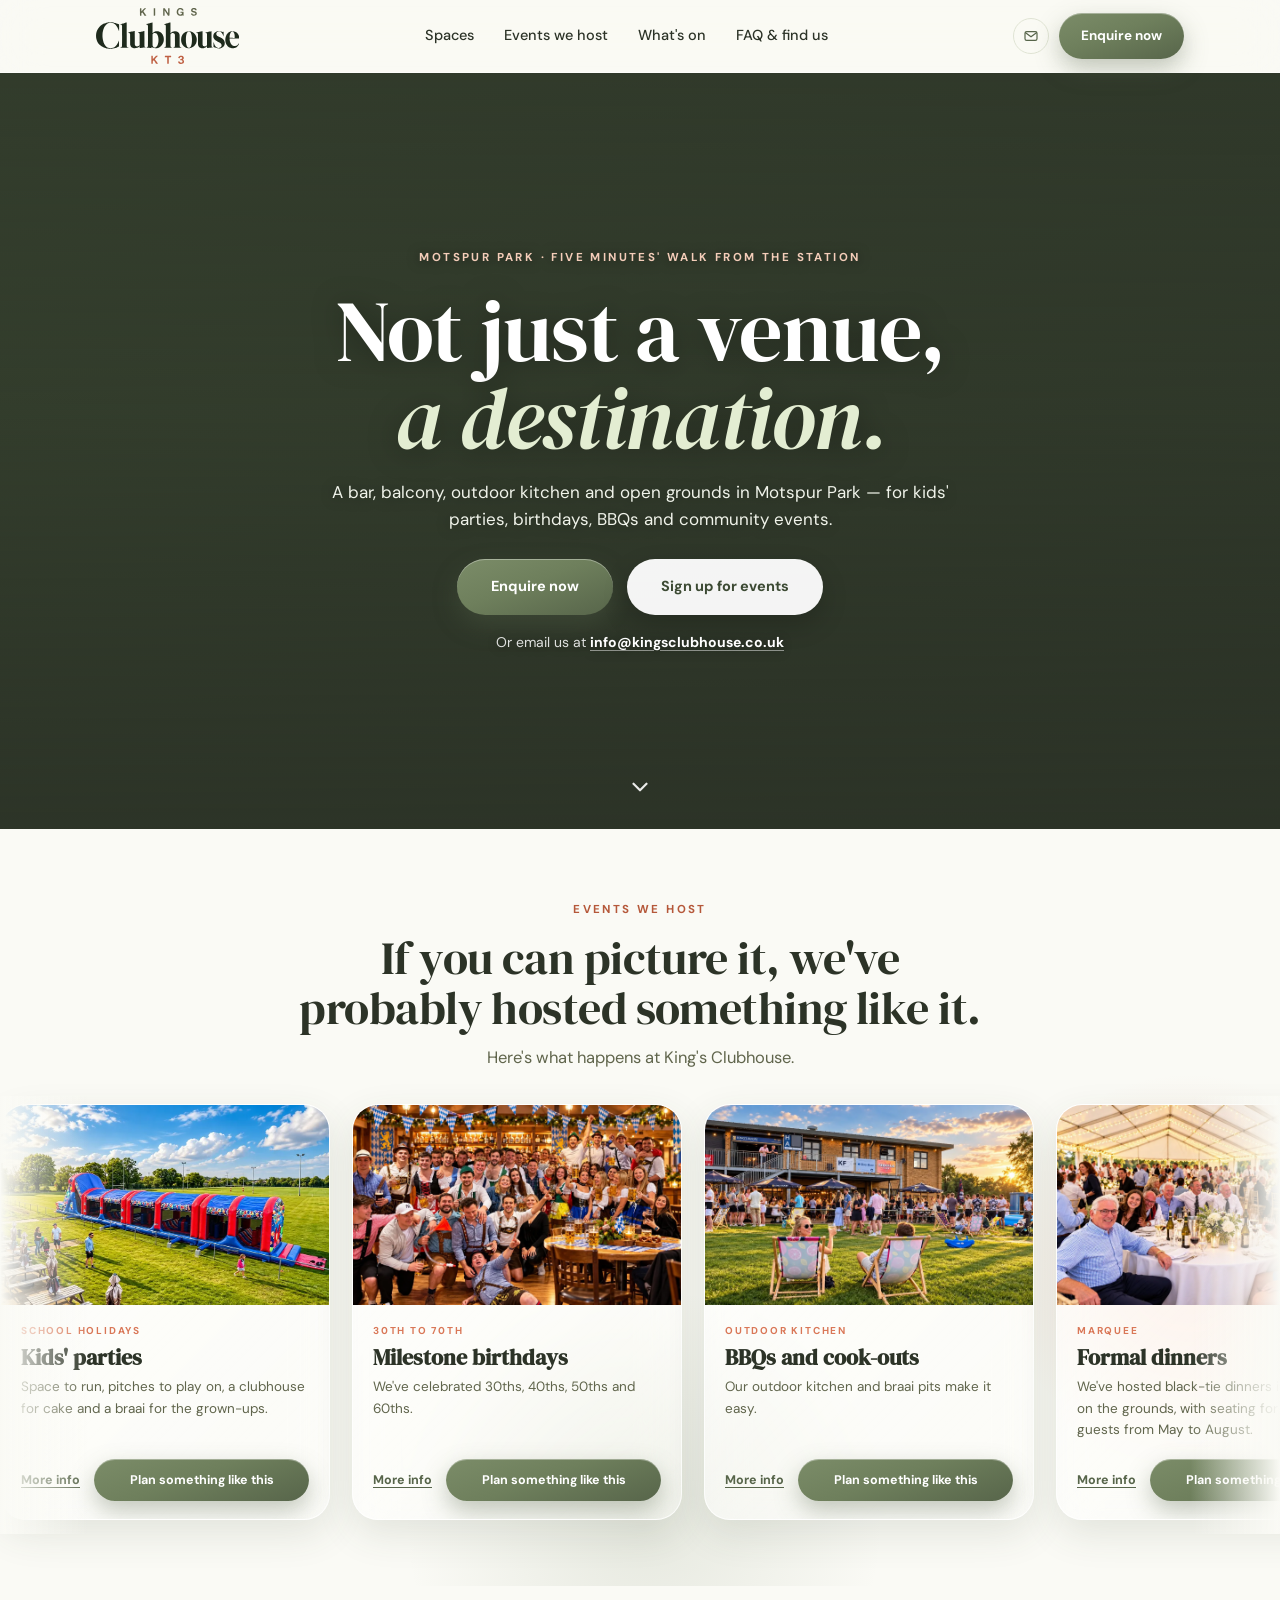
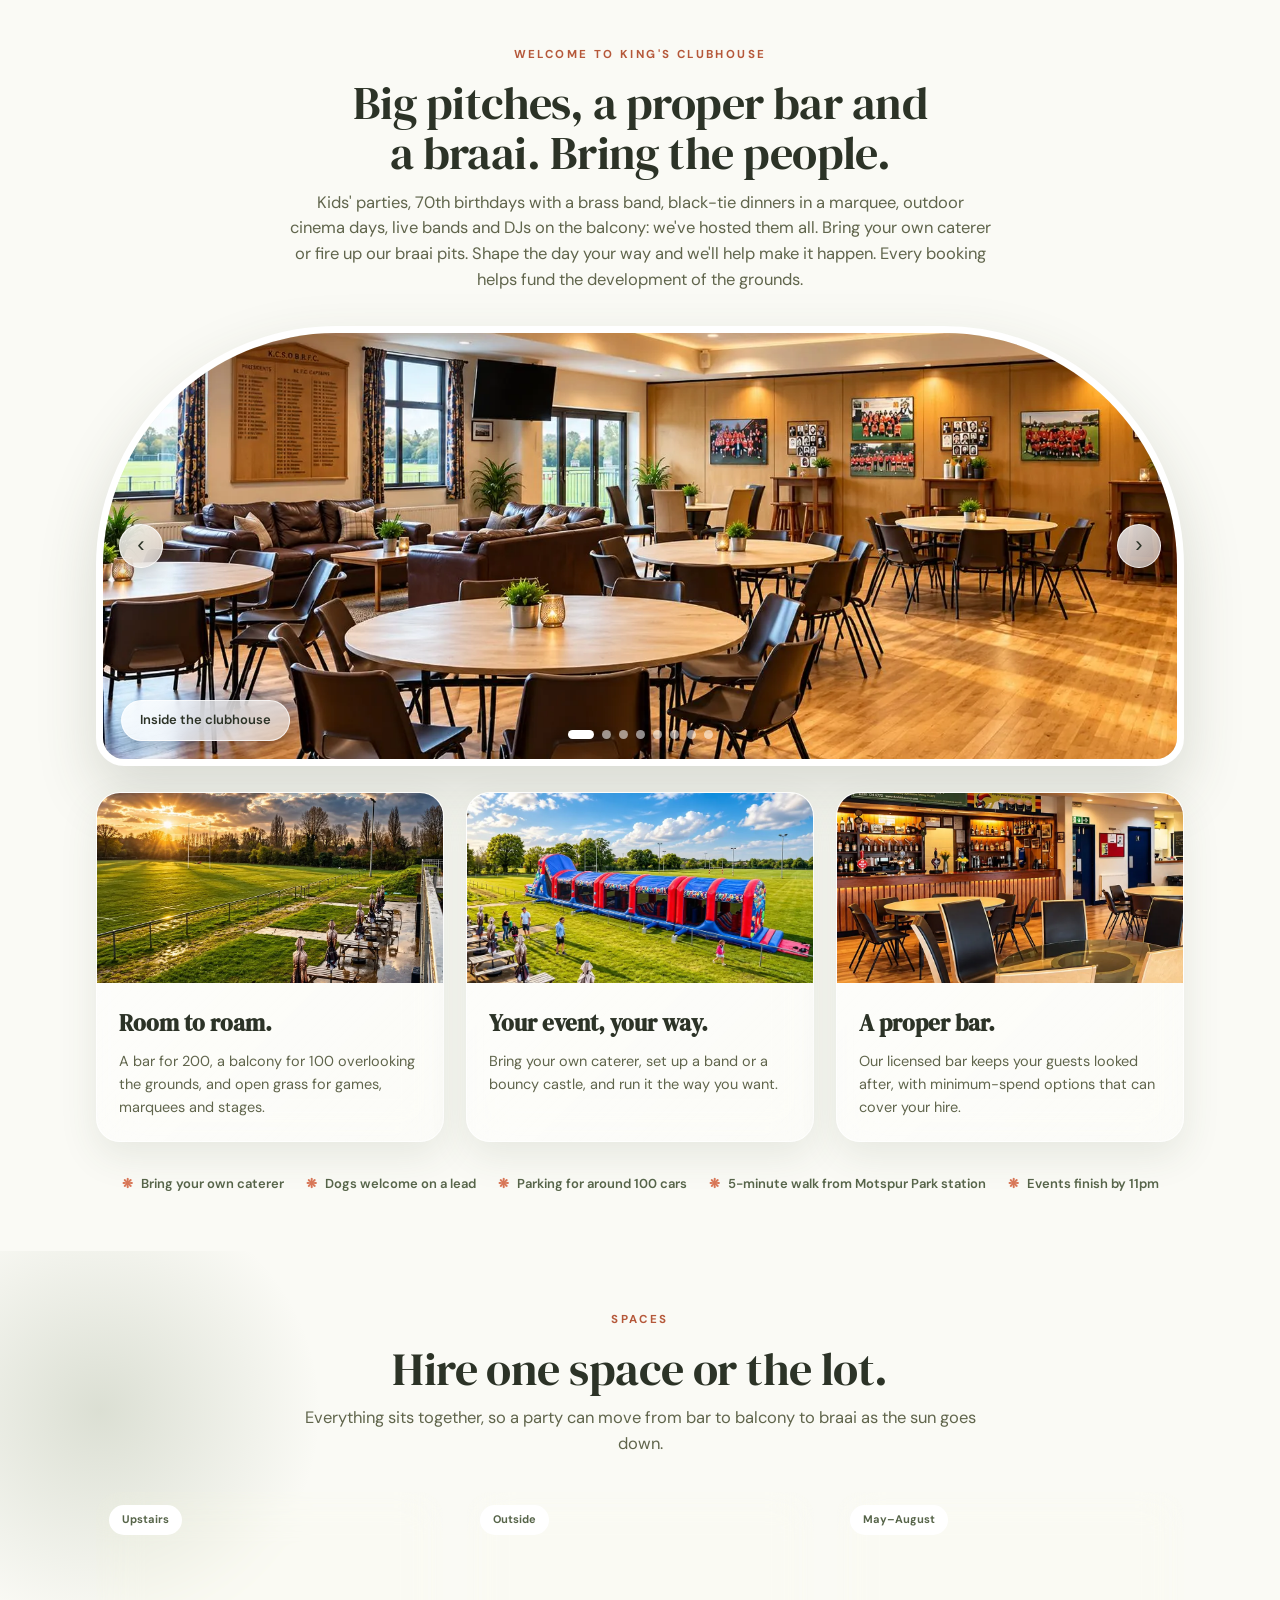
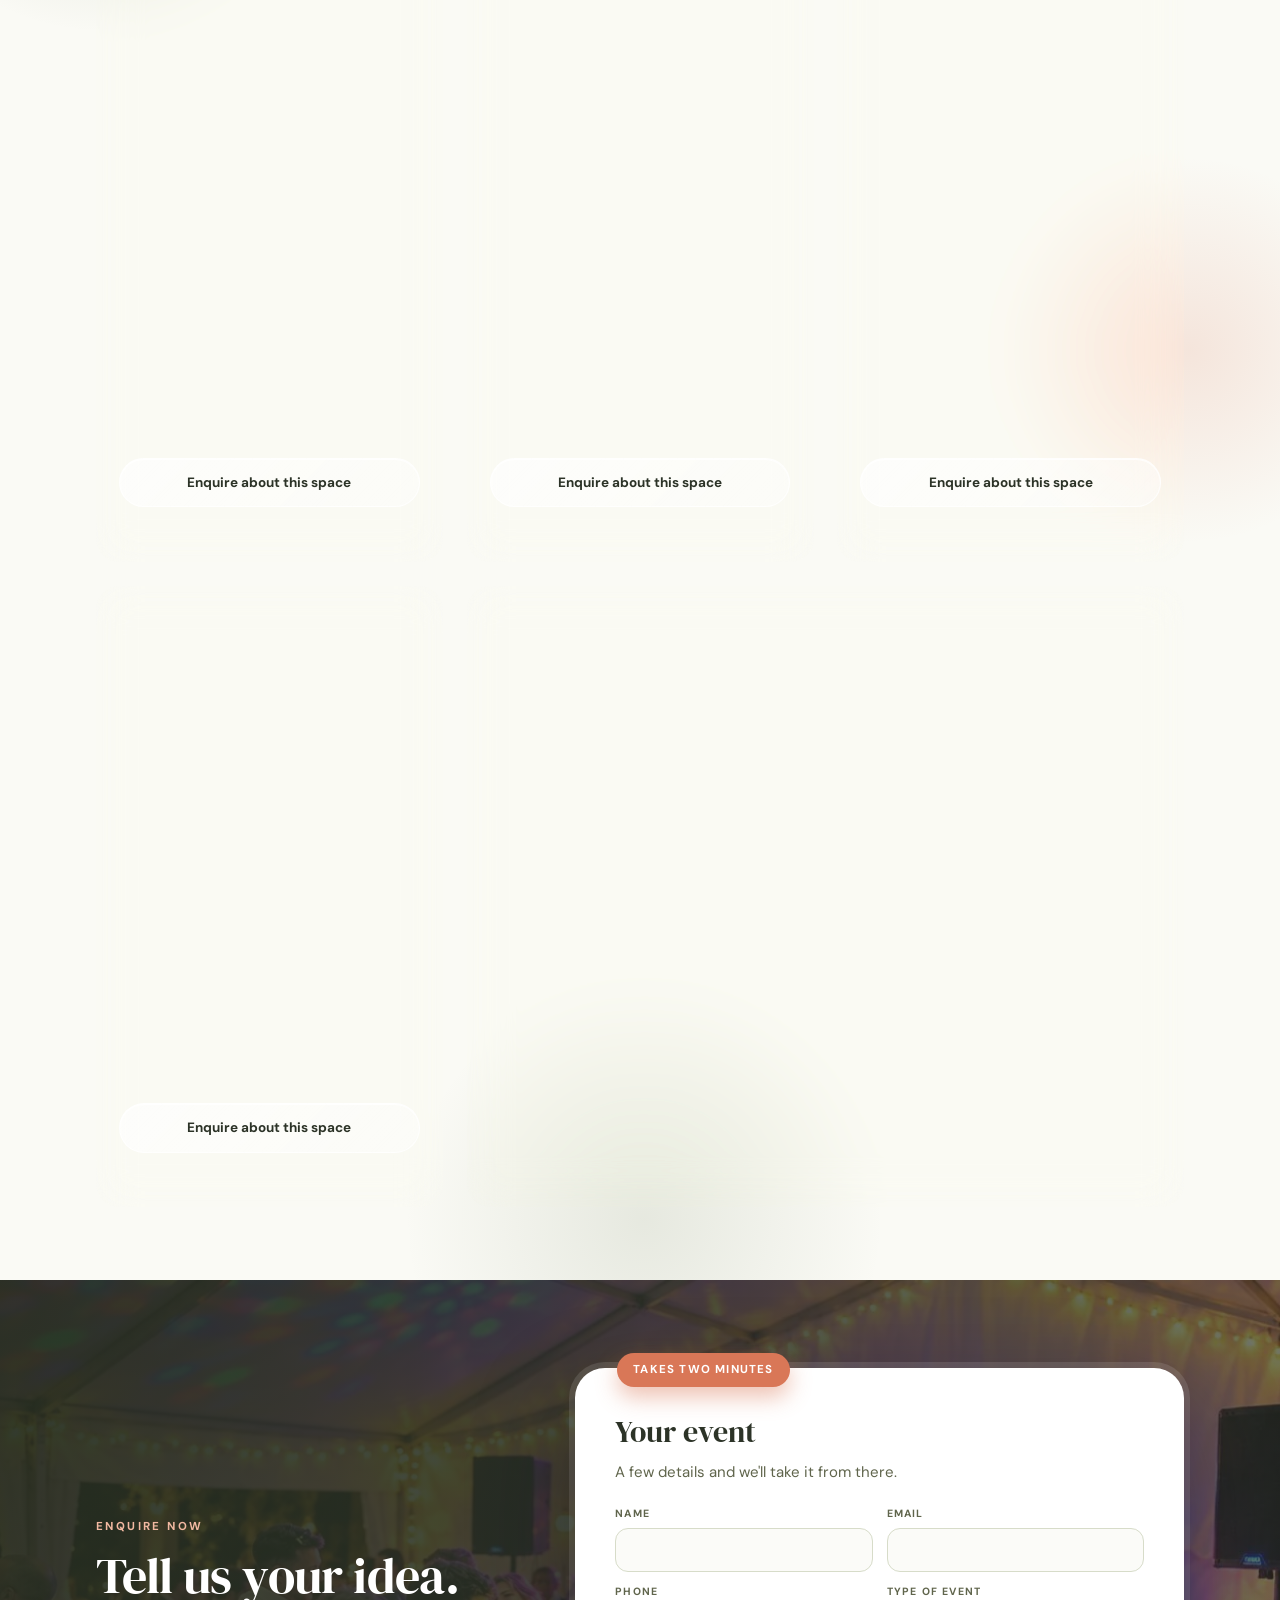
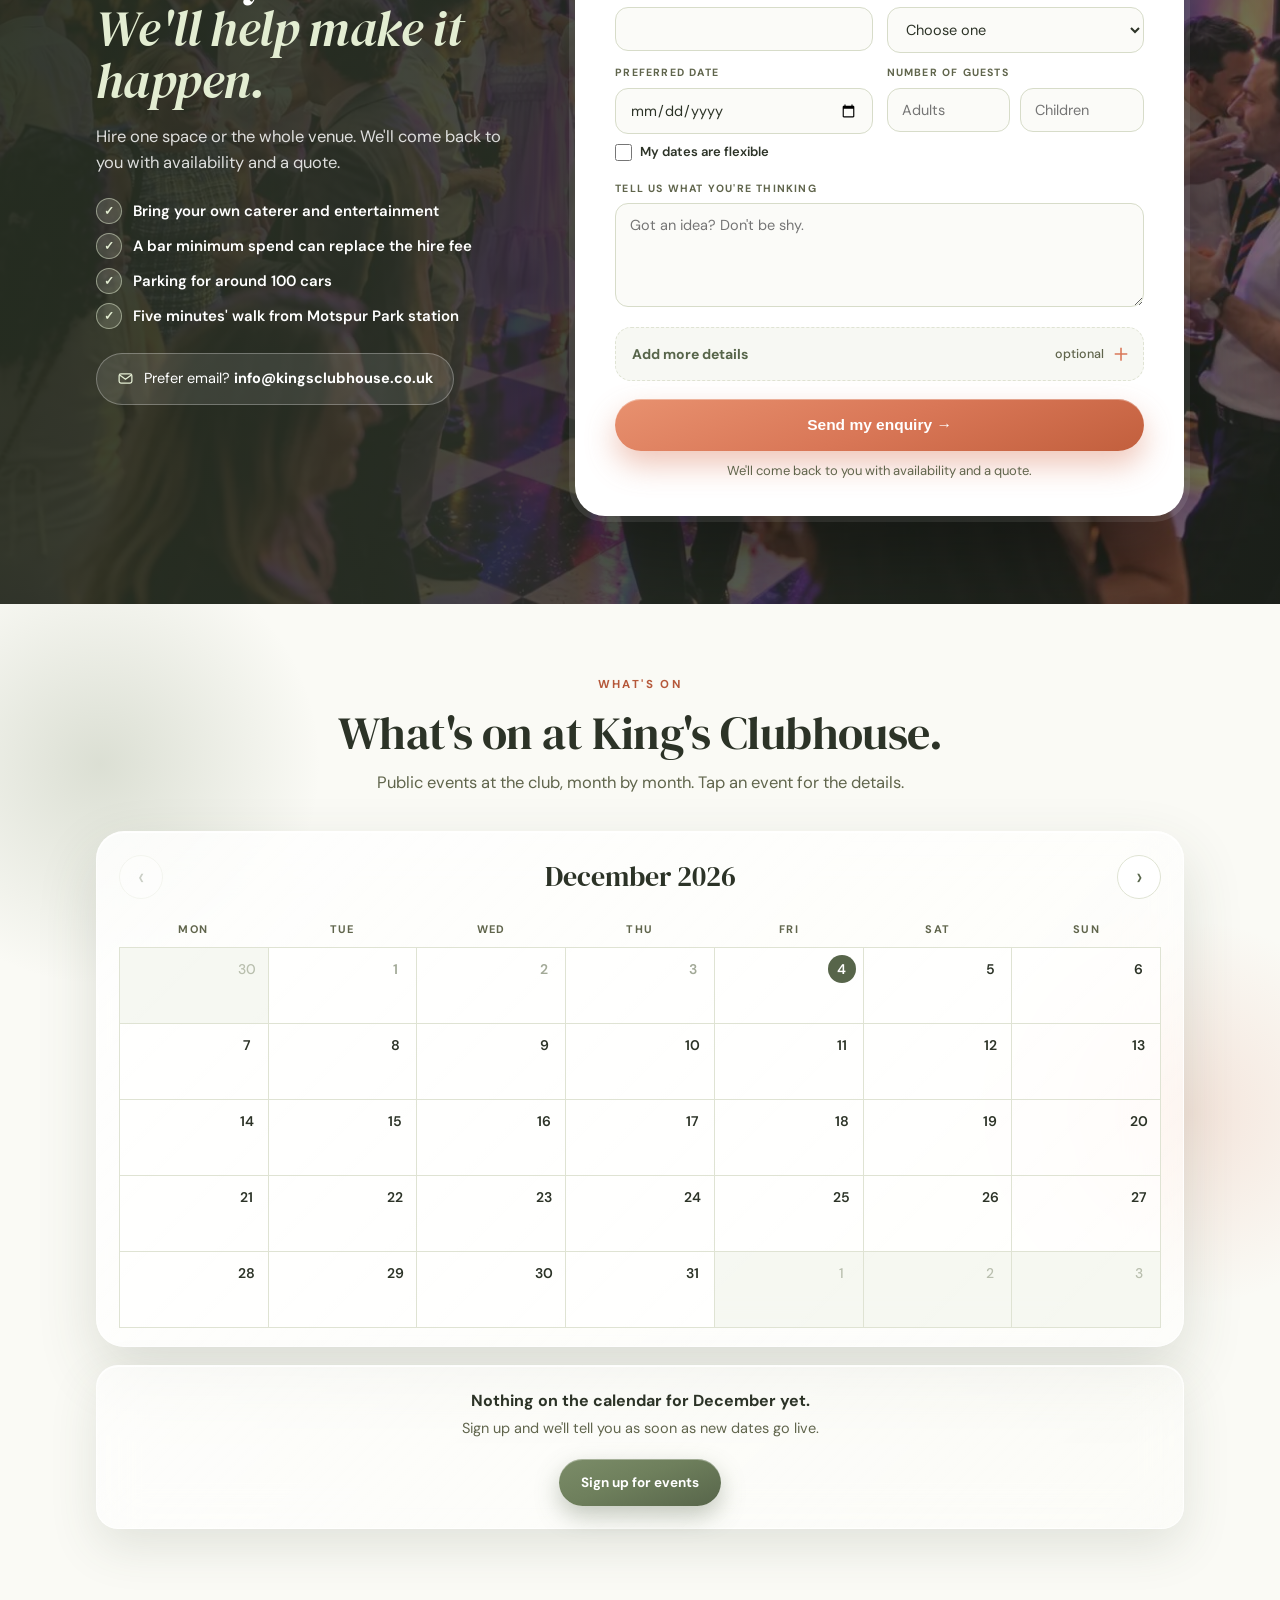
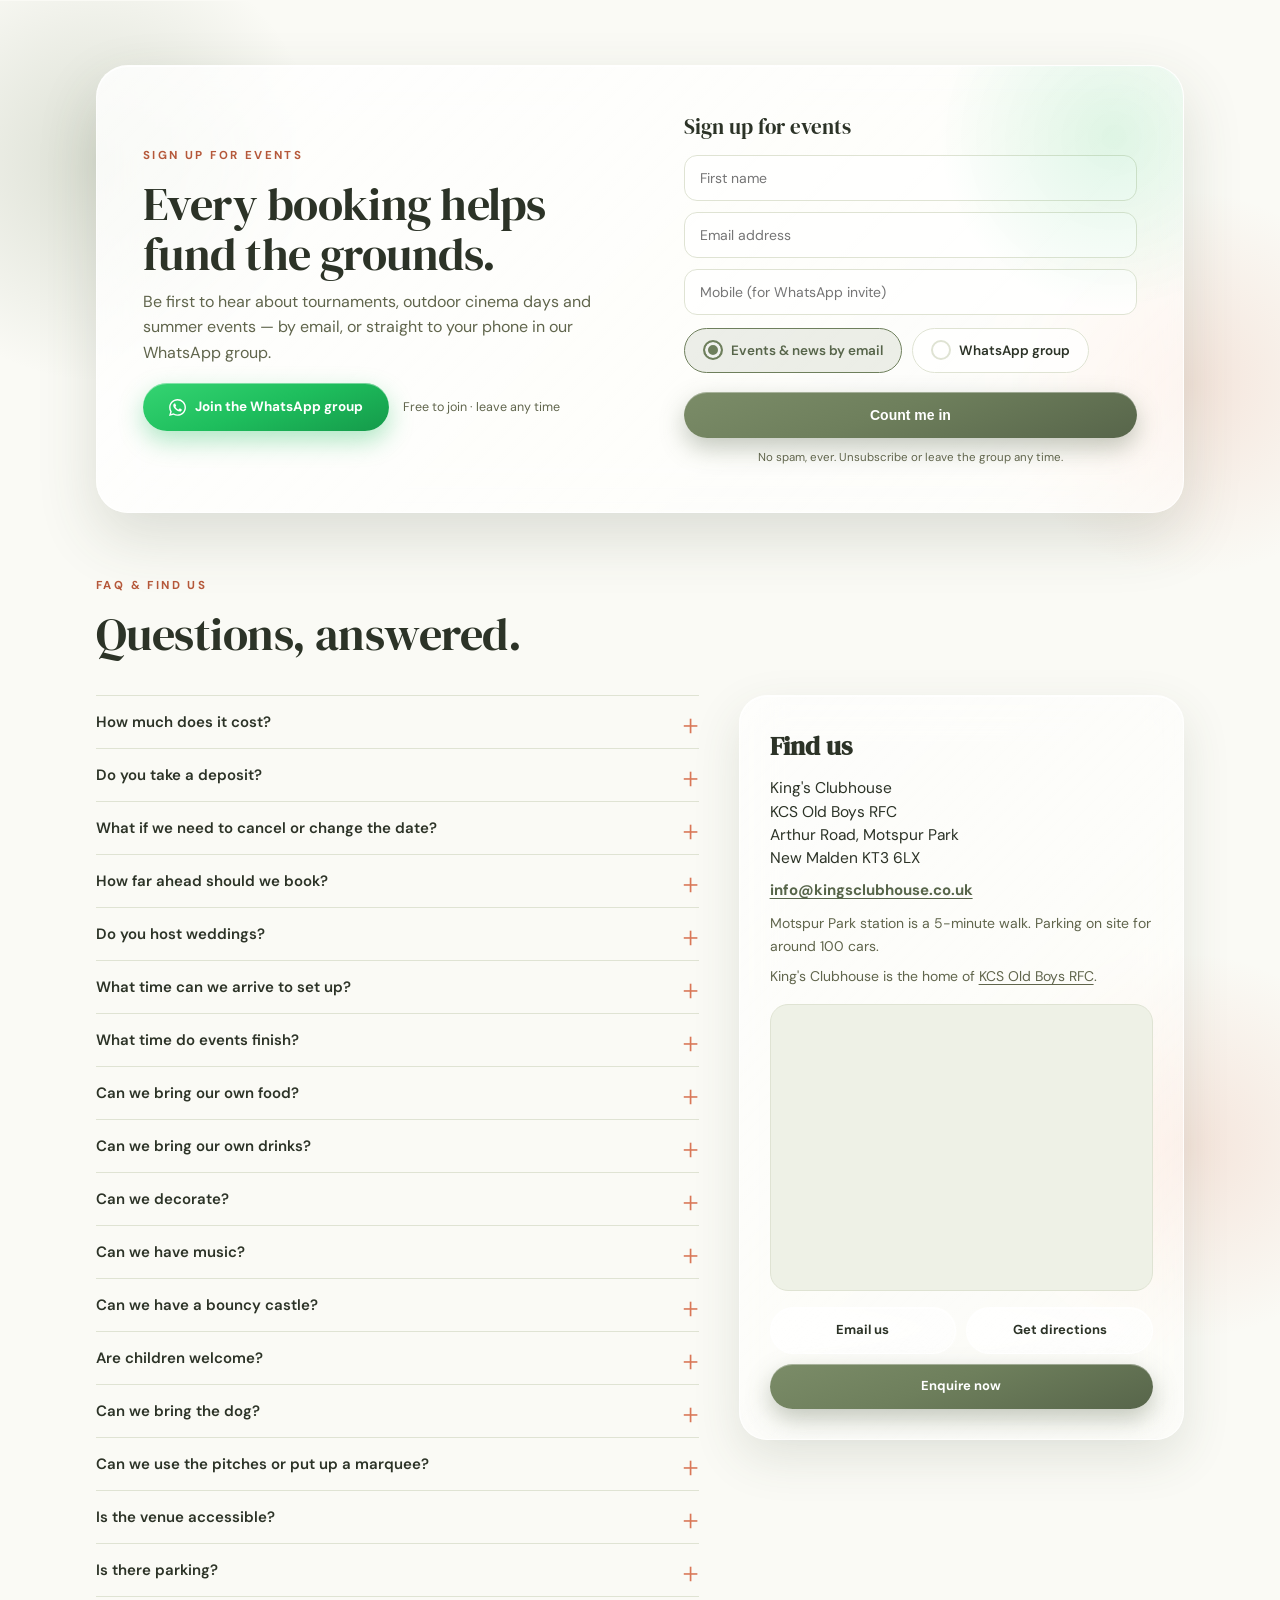
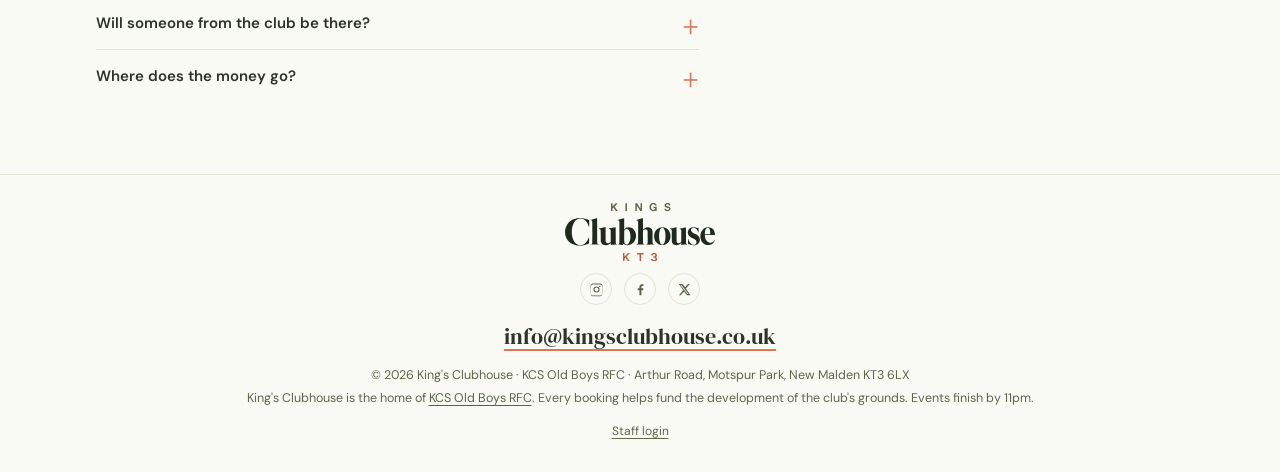
<file: index.html>
<!DOCTYPE html>
<html lang="en-GB">
<head>
<meta charset="UTF-8">
<meta name="viewport" content="width=device-width, initial-scale=1.0, viewport-fit=cover">
<meta name="theme-color" content="#FAFAF5">
<title>King's Clubhouse · Not just a venue, a destination</title>
<meta name="description" content="Hire the clubhouse, bar, balcony, outdoor kitchen and grounds in Motspur Park for kids' parties, birthdays, BBQs and community events. Five minutes' walk from Motspur Park station.">
<link rel="canonical" href="https://kingsclubhouse.co.uk/">
<link rel="icon" href="/favicon.svg" type="image/svg+xml">
<link rel="icon" href="/favicon.png" type="image/png" sizes="64x64">
<link rel="apple-touch-icon" href="/apple-touch-icon.png">
<meta property="og:type" content="website">
<meta property="og:site_name" content="King's Clubhouse">
<meta property="og:title" content="King's Clubhouse · Not just a venue, a destination">
<meta property="og:description" content="Hire the clubhouse, bar, balcony, outdoor kitchen and grounds in Motspur Park for kids' parties, birthdays, BBQs and community events. Five minutes' walk from Motspur Park station.">
<meta property="og:url" content="https://kingsclubhouse.co.uk/">
<meta property="og:image" content="https://kingsclubhouse.co.uk/photos/og.jpg">
<meta property="og:image:width" content="1200">
<meta property="og:image:height" content="630">
<meta property="og:locale" content="en_GB">
<meta name="twitter:card" content="summary_large_image">
<meta name="twitter:title" content="King's Clubhouse · Not just a venue, a destination">
<meta name="twitter:description" content="Hire the clubhouse, bar, balcony, outdoor kitchen and grounds in Motspur Park for kids' parties, birthdays, BBQs and community events. Five minutes' walk from Motspur Park station.">
<meta name="twitter:image" content="https://kingsclubhouse.co.uk/photos/og.jpg">
<link rel="preconnect" href="https://fonts.googleapis.com"><link rel="preconnect" href="https://fonts.gstatic.com" crossorigin>
<link href="https://fonts.googleapis.com/css2?family=DM+Serif+Display:ital@0;1&family=DM+Sans:wght@400;500;600;700&display=swap" rel="stylesheet">
<link rel="stylesheet" href="/site.css?v=20261102">
</head>
<body>
<script src="config.js?v=20261109"></script>
<script>var PHOTOS={"hero1": "photos/hero1.webp", "hero2": "photos/hero2.webp", "hero3": "photos/hero3.webp", "interior": "photos/interior.webp", "bar": "photos/bar.webp", "pitches": "photos/pitches.webp", "funday": "photos/funday.webp", "floodlit": "photos/floodlit.webp", "seating": "photos/seating.webp", "bigpitch": "photos/bigpitch.webp", "fundaycard": "photos/fundaycard.webp", "nightmatch": "photos/nightmatch.webp", "clubroom": "photos/clubroom.webp", "marqueeparty": "photos/marqueeparty.webp", "marqueedinner": "photos/marqueedinner.webp", "oktoberfest": "photos/oktoberfest.webp", "cinema": "photos/cinema.webp", "watchparty": "photos/watchparty.webp"};</script>

<svg width="0" height="0" style="position:absolute" aria-hidden="true" focusable="false"><symbol id="kings-logo" viewBox="0 0 1338 523"><path style="fill:var(--logo-kings,#60654c)" fill-rule="evenodd" d="M782.6,72.8C771.4,71.2 765.0,67.3 759.5,59.1C757.5,56.2 757.0,55.2 755.8,51.6C753.0,43.3 752.7,33.9 755.0,24.8C755.7,21.7 758.4,15.9 760.4,13.2C765.2,6.7 771.3,2.8 780.5,0.6C783.2,-0.1 791.8,-0.1 794.6,0.6C803.5,2.7 808.2,5.2 812.1,9.9C815.0,13.4 818.3,21.8 817.3,22.8C816.9,23.2 805.2,23.4 804.3,23.0C803.8,22.8 803.3,22.1 802.6,20.5C799.9,14.8 795.3,12.2 787.9,12.2C783.4,12.1 782.0,12.4 778.6,14.2C770.9,18.0 766.5,28.6 767.7,40.2C768.9,51.0 773.4,57.7 781.5,60.3C784.0,61.1 790.7,61.1 793.6,60.3C799.2,58.6 803.8,53.5 804.8,47.8C805.3,45.1 805.7,45.2 796.8,45.2C789.6,45.2 789.5,45.2 789.1,44.7C788.5,43.8 788.6,35.0 789.2,34.4C789.7,34.0 790.6,34.0 803.5,34.1C813.2,34.2 817.4,34.3 817.7,34.5C818.2,35.0 818.2,70.8 817.6,71.3C817.1,71.6 810.1,71.9 808.9,71.6C808.1,71.5 807.7,70.6 807.1,68.1C806.5,65.4 806.6,65.5 806.2,65.5C806.0,65.5 805.2,66.0 804.5,66.6C800.9,69.6 797.8,71.2 792.6,72.4C790.9,72.8 784.3,73.1 782.6,72.8ZM909.4,72.9C895.9,70.9 888.9,65.2 886.6,54.4C885.8,50.3 885.2,50.6 893.3,50.6L899.9,50.6L900.5,52.5C901.3,55.1 901.5,55.7 902.8,57.3C906.5,61.8 916.1,63.0 922.7,59.7C929.2,56.5 929.6,48.8 923.4,45.5C922.1,44.8 919.6,44.1 911.2,42.1C901.0,39.7 897.3,38.3 894.1,35.4C891.0,32.7 889.7,30.5 888.5,26.3C887.8,24.0 887.9,17.9 888.6,15.4C889.5,12.3 891.7,8.8 894.0,6.7C895.5,5.5 899.4,3.0 899.9,3.0C900.0,3.0 900.4,2.9 900.8,2.7C905.3,0.3 914.9,-0.6 921.1,0.7C931.6,3.0 937.4,8.1 939.5,17.0C940.1,19.7 940.1,20.8 939.3,21.1C938.9,21.3 936.8,21.4 932.9,21.4L927.1,21.4L926.5,19.5C924.6,13.8 920.4,11.4 912.7,11.8C906.8,12.1 902.4,15.0 901.9,18.9C901.2,24.2 903.6,26.6 911.4,28.4C932.0,33.1 937.3,36.1 940.6,45.0C941.4,47.2 941.5,53.9 940.8,56.8C938.2,66.7 928.7,72.6 914.8,72.9C912.2,72.9 909.8,72.9 909.4,72.9ZM411.5,71.5C410.5,71.1 410.5,71.4 410.6,36.2C410.6,2.9 410.6,2.2 411.1,1.9C411.7,1.4 422.9,1.3 423.5,1.7C423.8,1.9 423.9,4.0 424.0,16.4C424.1,29.0 424.2,30.9 424.5,30.9C424.7,30.9 426.4,29.2 428.3,27.2C433.4,21.7 439.0,15.6 440.2,14.3C443.9,9.8 451.8,1.8 452.6,1.6C453.0,1.5 456.9,1.5 461.2,1.6C469.0,1.6 469.1,1.6 469.2,2.1C469.3,2.5 466.9,5.1 459.7,12.5C443.0,29.8 442.5,30.3 442.5,30.8C442.5,31.2 445.4,35.6 448.9,40.6C449.9,42.0 451.5,44.4 452.6,46.0C453.7,47.6 455.6,50.3 456.9,52.1C458.1,53.9 459.7,56.2 460.3,57.1C461.0,58.1 462.2,59.8 463.0,60.9C470.0,70.9 470.1,71.0 469.5,71.4C469.1,71.6 454.0,71.5 453.5,71.3C453.0,71.0 450.4,67.3 446.9,62.0C445.9,60.6 444.1,57.8 442.8,55.9C437.8,48.5 436.8,47.0 435.2,44.5C433.2,41.4 432.6,40.7 432.2,40.9C432.0,41.0 430.1,43.0 427.9,45.2L424.0,49.2L424.0,60.1C424.0,69.8 424.0,71.0 423.6,71.4C423.2,71.7 422.5,71.8 417.6,71.7C414.5,71.7 411.8,71.5 411.5,71.5ZM539.8,71.4L539.2,71.0L539.2,36.6C539.2,5.7 539.3,2.2 539.6,1.9C540.0,1.6 540.9,1.5 546.0,1.5C551.7,1.5 551.9,1.5 552.4,2.0C552.9,2.5 552.9,3.5 552.9,36.3C553.0,54.9 552.9,70.4 552.9,70.7C552.7,71.6 551.5,71.8 545.8,71.8C541.3,71.8 540.3,71.7 539.8,71.4ZM628.2,71.3C627.5,70.6 627.4,2.4 628.1,1.8C628.7,1.4 641.1,1.3 642.1,1.8C642.4,1.9 643.1,2.8 643.8,3.8C644.4,4.8 647.1,9.0 649.7,13.1C652.3,17.2 655.3,22.0 656.4,23.7C657.5,25.4 659.6,28.8 661.1,31.0C662.6,33.3 664.4,36.1 665.1,37.2C665.8,38.2 666.7,39.7 667.1,40.4C672.3,48.3 673.3,49.8 673.5,49.6C673.7,49.4 673.8,40.3 673.8,25.9C673.7,9.9 673.8,2.3 674.0,2.0C674.4,1.3 685.2,1.2 686.2,1.9L686.8,2.3L686.7,36.5C686.7,55.2 686.7,70.8 686.5,70.9C686.2,71.5 684.9,71.7 678.8,71.7L672.7,71.8L671.8,70.8C671.3,70.3 670.1,68.6 669.2,67.0C668.2,65.4 666.8,63.0 665.9,61.7C661.9,55.5 661.0,54.0 659.5,51.8C658.7,50.5 657.1,48.0 656.1,46.4C655.1,44.7 653.2,41.7 651.9,39.6C645.9,30.4 644.3,28.0 643.0,26.0C641.7,23.9 641.1,23.3 640.8,23.6C640.7,23.7 640.6,34.4 640.5,47.3C640.5,70.3 640.4,70.8 640.0,71.3C639.3,72.0 629.0,71.9 628.2,71.3Z"/><path style="fill:var(--logo-clubhouse,#1e2a1c)" fill-rule="evenodd" d="M123.2,380.1C122.5,380.0 120.2,379.8 118.2,379.6C116.3,379.4 113.4,379.1 111.9,379.0C110.5,378.8 109.1,378.7 108.9,378.6C108.8,378.6 107.5,378.3 106.1,378.1C102.9,377.7 96.8,376.3 92.7,375.3C91.6,375.0 89.9,374.5 88.8,374.2C87.7,374.0 86.4,373.6 85.9,373.4C85.3,373.2 83.9,372.7 82.6,372.3C80.6,371.7 78.5,370.9 73.5,368.9C58.5,362.8 44.0,353.4 33.5,343.0C23.4,333.0 14.3,319.3 9.5,307.1C7.5,302.1 6.7,300.0 6.7,299.8C6.7,299.6 6.6,299.1 6.4,298.7C5.6,296.8 3.8,290.3 2.7,285.3C0.1,272.6 -0.5,254.4 1.4,242.8C1.6,241.6 1.8,240.0 1.9,239.2C2.1,236.9 3.4,231.1 4.5,226.9C6.0,221.4 8.3,215.0 11.0,208.9C13.7,202.6 19.9,192.2 24.0,186.8C24.4,186.3 25.3,185.0 26.1,183.9C32.0,176.0 43.2,165.4 51.9,159.4C60.1,153.6 65.6,150.6 76.2,145.8C79.6,144.4 80.7,143.9 84.4,142.5C85.7,142.0 90.4,140.5 94.4,139.4C98.8,138.2 107.6,136.1 109.9,135.9C110.6,135.8 111.6,135.6 112.2,135.5C113.3,135.3 116.2,134.9 123.0,134.2C130.8,133.4 149.9,134.1 157.4,135.5C158.8,135.8 160.3,136.0 160.6,136.0C161.0,136.0 162.3,136.2 163.5,136.5C164.6,136.8 166.5,137.2 167.6,137.4C172.2,138.3 177.1,139.6 181.4,140.8C182.8,141.2 184.4,141.7 185.1,141.9C186.6,142.3 191.7,144.0 194.1,144.9C195.1,145.2 196.4,145.7 197.1,146.0C197.8,146.2 199.7,146.9 201.2,147.5C205.5,149.0 211.1,150.9 213.4,151.5C214.5,151.8 215.5,152.2 215.8,152.4C216.2,152.9 216.2,212.3 215.7,212.9C215.6,213.1 215.0,213.2 214.4,213.2C213.0,213.2 212.8,213.0 211.6,209.1C210.3,204.6 208.5,199.5 206.9,195.8C206.1,193.9 205.3,192.0 205.1,191.5C204.5,189.8 200.9,182.6 198.8,178.8C191.5,165.6 182.3,154.6 173.5,148.6C167.4,144.5 159.0,141.2 151.2,139.9C150.1,139.7 148.5,139.4 147.8,139.3C143.4,138.5 137.1,138.2 132.6,138.6C128.4,139.0 122.8,139.9 120.7,140.5C120.3,140.7 119.4,140.9 118.8,141.1C111.5,143.3 105.2,146.5 99.2,151.3C87.1,160.8 76.8,176.9 70.7,195.8C70.3,197.1 69.8,198.5 69.6,199.0C69.4,199.5 68.9,201.2 68.4,202.9C67.2,206.6 66.6,208.9 65.4,214.1C65.2,215.1 64.8,216.6 64.6,217.4C63.3,222.7 61.5,236.6 61.0,244.6C60.3,256.3 60.5,267.0 61.4,276.4C62.3,285.1 62.7,288.1 64.0,295.2C65.6,304.0 68.9,315.9 72.0,323.8C72.3,324.5 72.7,325.6 72.9,326.2C73.2,326.8 73.5,327.6 73.7,328.0C73.8,328.3 74.0,328.7 74.0,328.8C74.0,329.1 76.7,334.6 79.0,338.9C84.7,349.7 90.9,357.2 99.2,363.4C106.5,368.8 115.4,372.5 125.9,374.5C130.3,375.4 141.6,375.4 147.1,374.5C165.7,371.7 179.3,362.9 192.8,344.9C198.7,336.9 207.2,321.3 211.5,310.4C213.1,306.3 213.7,305.7 214.6,306.7C215.0,307.2 215.0,308.7 215.0,333.8C214.9,352.7 214.8,360.6 214.6,360.7C214.3,361.0 211.3,362.3 209.6,362.9C208.7,363.2 207.5,363.6 203.9,365.0C200.5,366.3 199.0,366.8 198.1,367.1C197.6,367.3 196.3,367.8 195.4,368.1C190.2,370.1 179.1,373.5 173.9,374.9C173.1,375.1 171.8,375.4 171.0,375.6C170.2,375.8 168.4,376.2 167.0,376.5C165.6,376.8 163.5,377.3 162.4,377.5C161.3,377.8 159.8,378.0 159.1,378.1C158.4,378.2 157.5,378.4 157.0,378.5C152.8,379.6 146.4,380.1 135.5,380.1C129.5,380.2 124.0,380.1 123.2,380.1ZM1141.8,377.0C1138.7,376.8 1134.7,376.2 1132.0,375.6C1125.2,374.1 1124.4,373.9 1118.6,371.9C1113.9,370.3 1112.4,369.8 1111.9,369.5C1111.6,369.4 1111.0,369.1 1110.6,369.0C1110.2,368.9 1109.0,368.4 1107.9,368.0C1106.8,367.6 1105.5,367.1 1105.0,367.0C1104.5,366.8 1104.0,366.6 1103.9,366.5C1103.7,366.4 1102.3,365.9 1100.7,365.4C1098.7,364.8 1097.7,364.3 1097.5,364.0C1097.2,363.4 1097.2,321.7 1097.5,320.9C1098.0,319.5 1099.5,320.3 1100.0,322.1C1100.8,325.9 1103.6,334.1 1105.2,337.6C1110.4,349.3 1117.7,359.6 1124.5,365.0C1127.1,367.1 1131.6,369.8 1133.4,370.3C1133.7,370.4 1134.5,370.7 1135.3,371.1C1140.4,373.2 1149.0,373.8 1154.1,372.4C1164.2,369.6 1170.9,362.4 1172.6,352.5C1173.8,346.0 1171.8,338.6 1167.6,333.4C1162.8,327.5 1158.6,324.7 1142.9,316.8C1126.9,308.6 1126.0,308.2 1118.3,303.2C1110.0,298.0 1104.0,291.3 1099.9,283.1C1097.4,278.1 1096.5,274.9 1095.7,267.7L1095.2,262.9L1095.7,257.9C1096.6,250.2 1098.1,245.1 1101.1,239.8C1101.6,238.9 1102.0,238.2 1102.0,238.1C1102.0,238.0 1102.6,237.2 1103.2,236.2C1107.7,229.6 1114.7,223.9 1122.0,220.8C1131.3,216.9 1137.0,215.9 1148.2,216.1C1157.6,216.3 1162.0,217.2 1177.5,222.0C1186.0,224.6 1187.1,224.7 1189.2,222.8C1190.6,221.7 1191.3,221.5 1191.8,222.3C1192.0,222.8 1192.1,262.1 1191.8,263.2C1191.6,263.7 1191.4,263.9 1190.8,264.0C1189.8,264.0 1189.9,264.2 1188.4,259.1C1186.6,253.3 1182.0,243.8 1178.3,238.5C1169.7,225.9 1159.8,219.8 1148.0,219.8C1134.7,219.7 1125.3,227.1 1124.0,238.4C1122.7,249.4 1127.4,256.8 1140.2,264.4C1144.2,266.8 1147.3,268.4 1159.2,274.2C1163.6,276.4 1171.5,280.4 1173.0,281.3C1181.8,286.5 1189.3,292.8 1193.5,298.5C1197.1,303.3 1200.4,310.7 1201.5,316.4C1201.7,317.2 1201.9,318.3 1202.0,318.8C1202.9,322.4 1202.8,332.4 1201.9,337.5C1201.0,342.0 1198.5,349.0 1196.4,352.6C1194.2,356.5 1189.4,362.1 1185.8,365.1C1182.8,367.5 1173.4,373.0 1172.3,373.0C1172.1,373.0 1171.6,373.2 1171.3,373.4C1170.5,373.8 1169.6,374.0 1165.2,375.1C1159.4,376.7 1148.7,377.5 1141.8,377.0ZM553.0,376.0C547.7,375.6 540.9,373.9 536.1,371.9C532.4,370.2 529.4,368.6 524.5,365.4C523.3,364.6 522.1,364.0 521.9,364.0C521.7,364.0 521.2,364.8 520.6,365.9C519.0,369.3 516.1,374.3 515.6,374.7C515.1,375.0 511.2,374.6 506.0,373.7C505.1,373.6 503.2,373.3 501.8,373.1C500.3,372.9 497.8,372.6 496.2,372.4C491.4,371.8 480.5,370.7 475.5,370.3C474.0,370.2 473.7,370.1 473.4,369.6C472.6,368.5 473.8,367.3 475.8,367.3C476.4,367.2 479.6,365.6 480.3,364.9C483.3,362.0 484.7,358.8 485.4,352.5C485.9,348.0 485.8,169.7 485.3,167.1C483.6,158.6 479.0,154.6 470.3,154.0C468.2,153.9 467.6,153.7 467.3,153.4C466.5,152.2 467.1,151.4 469.1,151.0C471.6,150.5 481.7,148.0 484.9,147.1C486.5,146.6 488.4,146.0 489.1,145.9C489.8,145.7 491.2,145.3 492.1,145.1C493.1,144.8 494.6,144.4 495.5,144.1C496.4,143.9 498.1,143.4 499.2,143.1C500.4,142.7 502.0,142.3 502.8,142.1C504.8,141.6 508.7,140.6 509.0,140.4C509.1,140.3 509.7,140.1 510.3,140.0C510.9,139.9 512.8,139.4 514.5,138.9C527.4,135.2 527.6,135.2 528.0,136.1C528.1,136.4 528.1,158.8 528.1,185.9C528.1,213.0 528.1,235.3 528.2,235.4C528.4,236.1 529.3,235.7 530.5,234.2C535.2,228.2 544.5,222.1 552.5,219.6C556.5,218.4 557.2,218.2 560.4,217.6C578.4,214.2 598.5,220.6 611.1,233.8C619.7,242.7 625.8,253.1 629.7,265.4C630.6,268.0 630.7,268.6 632.0,274.7C634.6,287.6 633.9,305.4 630.4,316.8C630.2,317.4 629.7,318.8 629.4,320.0C623.2,340.7 608.1,359.4 590.1,368.6C588.2,369.6 586.0,370.7 585.1,371.0C577.9,373.7 574.9,374.6 570.0,375.4C564.2,376.2 558.8,376.4 553.0,376.0ZM353.5,375.4C335.0,372.4 323.9,362.5 320.0,345.4C318.8,340.1 318.8,339.5 318.8,292.3C318.8,263.0 318.7,247.1 318.5,245.4C317.6,236.4 312.9,231.6 304.5,231.0C302.9,230.9 301.5,230.8 301.3,230.7C300.9,230.4 300.9,228.6 301.3,228.3C301.6,228.1 303.9,227.5 306.0,227.1C306.5,227.0 307.8,226.7 309.0,226.5C310.2,226.2 311.6,225.9 312.2,225.8C312.9,225.6 314.8,225.2 316.6,224.8C322.6,223.4 324.1,223.0 326.6,222.5C329.2,221.9 332.5,221.2 335.1,220.6C337.8,220.0 342.3,219.0 343.9,218.6C344.7,218.4 346.7,218.0 348.2,217.6C349.8,217.3 352.1,216.8 353.2,216.5C361.4,214.6 361.5,214.6 361.9,215.1C362.2,215.3 362.3,230.7 362.3,277.1C362.5,342.3 362.4,339.6 363.5,344.3C365.5,353.3 373.1,358.9 383.2,358.9C393.0,358.9 401.7,355.1 406.7,348.8L407.8,347.5L407.7,296.4C407.7,246.9 407.7,245.3 407.3,243.0C405.8,235.8 400.9,231.6 393.5,231.1C391.1,230.9 390.2,230.5 390.2,229.5C390.2,228.7 390.9,228.3 392.8,227.9C395.4,227.4 404.9,225.4 410.6,224.1C412.3,223.8 414.6,223.3 415.9,223.0C417.1,222.7 419.5,222.2 421.1,221.9C422.8,221.5 424.7,221.1 425.5,221.0C426.2,220.9 427.2,220.7 427.6,220.5C428.0,220.4 430.1,219.9 432.1,219.5C434.2,219.1 436.5,218.6 437.4,218.4C442.0,217.3 450.8,215.5 451.7,215.5C452.5,215.5 452.5,215.9 452.5,284.3C452.5,334.5 452.5,352.5 452.7,354.1C453.8,362.1 456.9,365.7 463.6,366.9C465.2,367.2 466.0,368.3 465.2,368.9C465.0,369.1 462.6,369.3 459.8,369.5C449.4,370.1 436.5,371.1 432.7,371.6C431.3,371.8 429.0,372.0 427.6,372.1C426.2,372.2 424.5,372.4 423.6,372.5C422.8,372.6 420.8,372.9 419.1,373.0C417.5,373.1 414.4,373.4 412.3,373.7C409.2,374.0 408.5,374.0 408.1,373.8C407.8,373.5 407.7,372.2 407.7,364.8C407.6,355.6 407.6,355.4 406.4,356.6C403.7,359.5 400.6,362.5 399.4,363.5C396.4,365.8 389.5,369.9 385.9,371.4C376.4,375.2 363.0,376.9 353.5,375.4ZM988.5,375.9C988.3,375.8 986.7,375.6 985.0,375.4C968.9,373.2 957.6,363.3 954.2,348.4C952.8,342.2 952.9,345.6 952.8,292.8C952.6,249.0 952.6,243.7 952.2,242.2C950.5,235.4 946.0,231.5 939.3,231.0C937.0,230.8 936.5,230.5 936.5,229.3C936.5,228.6 936.9,228.4 941.4,227.6C945.1,227.0 946.9,226.6 951.1,225.7C952.4,225.5 954.3,225.1 955.4,224.9C957.3,224.5 963.2,223.4 966.6,222.6C967.6,222.4 968.8,222.2 969.2,222.1C969.7,222.0 971.1,221.8 972.4,221.5C973.6,221.2 976.1,220.7 978.0,220.4C979.9,220.0 982.6,219.4 984.1,219.1C985.6,218.8 987.8,218.4 988.9,218.1C990.0,217.9 991.6,217.6 992.5,217.3C993.9,217.0 994.1,217.0 994.6,217.4L995.2,217.8L995.3,278.3C995.3,340.7 995.3,341.4 996.3,345.5C997.9,352.0 1002.6,356.6 1009.2,358.3C1015.8,359.9 1024.9,357.9 1031.4,353.3C1033.2,352.0 1035.9,349.2 1036.6,347.8C1037.0,347.1 1037.0,341.5 1036.9,294.8L1036.9,242.6L1036.2,240.8C1034.1,234.6 1029.3,231.0 1022.9,231.0C1020.9,231.0 1020.0,230.1 1020.8,228.9C1021.2,228.4 1022.1,228.2 1030.0,226.7C1032.3,226.3 1035.0,225.8 1036.0,225.6C1042.1,224.4 1048.6,223.1 1051.8,222.5C1058.6,221.2 1060.2,220.9 1062.2,220.5C1064.9,219.9 1069.1,219.1 1070.2,218.9C1070.7,218.8 1071.8,218.6 1072.6,218.4C1076.4,217.5 1078.5,217.4 1078.9,217.9C1079.2,218.3 1079.2,229.1 1079.2,285.6C1079.2,359.5 1079.2,356.4 1080.7,359.9C1081.4,361.4 1082.8,363.6 1083.7,364.3C1085.1,365.5 1088.0,366.7 1090.2,366.9C1091.6,367.1 1092.2,367.5 1092.2,368.2C1092.2,369.1 1091.7,369.2 1084.8,369.6C1081.0,369.8 1075.7,370.2 1073.0,370.5C1066.7,371.1 1060.7,371.7 1055.5,372.1C1053.3,372.3 1051.2,372.6 1051.0,372.6C1050.8,372.7 1048.9,372.9 1046.9,373.1C1044.8,373.3 1042.1,373.6 1040.9,373.7C1038.1,374.0 1038.0,374.0 1037.5,373.8C1037.2,373.6 1037.1,372.2 1037.0,364.9C1036.9,356.6 1036.9,356.4 1036.4,356.4C1036.1,356.4 1035.7,356.8 1035.4,357.2C1034.5,358.4 1028.2,364.5 1026.7,365.5C1025.2,366.6 1019.5,370.0 1019.4,370.0C1019.3,370.0 1018.4,370.4 1017.4,370.9C1016.4,371.4 1015.2,371.9 1014.6,372.1C1014.1,372.3 1012.8,372.8 1011.9,373.1C1007.2,374.8 1001.5,375.7 994.2,375.9C991.3,375.9 988.7,375.9 988.5,375.9ZM861.4,375.2C850.1,374.1 840.5,371.0 831.5,365.5C814.0,354.7 802.5,339.3 797.5,319.8C794.3,307.2 793.9,292.0 796.3,279.1C796.7,276.6 797.6,273.1 798.6,269.6C800.4,263.2 806.2,251.7 810.4,246.2C816.1,238.7 821.0,234.1 828.4,229.1C832.9,226.0 839.0,222.7 841.2,222.0C841.6,221.9 842.7,221.5 843.6,221.1C858.0,215.6 870.6,214.9 885.9,218.8C889.3,219.6 895.9,222.0 899.4,223.8C918.7,233.2 933.6,252.5 938.6,274.8C939.7,279.3 939.7,279.7 940.1,282.6C942.4,299.2 940.6,316.1 935.1,328.7C934.5,330.1 934.0,331.3 934.0,331.4C934.0,331.4 933.3,332.8 932.6,334.4C924.0,351.8 908.0,365.8 890.0,371.8C883.8,373.9 879.4,374.8 873.3,375.4C868.1,375.8 867.2,375.8 861.4,375.2ZM1268.4,375.2C1263.4,374.6 1258.6,373.6 1254.6,372.1C1253.7,371.7 1252.4,371.3 1251.8,371.1C1250.1,370.6 1243.7,367.4 1241.6,366.1C1237.6,363.6 1233.6,360.4 1229.9,356.6C1226.1,352.9 1224.3,350.5 1219.9,343.9C1218.3,341.3 1215.2,335.0 1214.0,331.6C1213.7,330.9 1213.2,329.4 1212.8,328.3C1210.5,322.0 1208.6,313.5 1208.0,307.1C1205.5,277.7 1213.4,252.4 1230.2,235.4C1236.4,229.1 1243.5,224.3 1250.9,221.4C1251.8,221.0 1253.4,220.4 1254.4,220.0C1255.4,219.6 1257.7,218.9 1259.4,218.5C1261.2,218.1 1263.1,217.6 1263.6,217.5C1267.8,216.5 1275.3,216.1 1281.4,216.6C1307.7,218.8 1324.4,231.0 1332.7,254.2C1334.2,258.2 1335.6,264.1 1336.5,269.5C1337.1,273.0 1337.6,283.8 1337.2,284.6C1336.9,285.1 1341.1,285.0 1285.8,285.1C1259.4,285.2 1248.1,285.3 1247.9,285.5C1247.4,286.0 1247.8,293.3 1248.7,300.8C1249.2,304.8 1251.3,313.0 1253.0,317.9C1253.3,318.7 1253.6,319.7 1253.8,320.2C1254.3,321.9 1257.0,327.6 1258.7,330.5C1266.7,344.1 1276.7,352.1 1288.7,354.2C1291.6,354.7 1298.2,355.0 1300.1,354.7C1316.0,352.6 1326.2,345.2 1335.1,329.3C1335.6,328.3 1336.9,328.2 1337.2,329.0C1337.7,330.3 1334.2,339.5 1331.0,345.4C1327.5,352.0 1321.4,359.1 1315.2,363.7C1311.7,366.4 1305.3,369.9 1302.0,371.1C1295.8,373.3 1291.0,374.5 1285.1,375.3C1280.3,375.9 1273.6,375.9 1268.4,375.2ZM871.6,371.2C876.2,370.1 879.7,367.3 883.3,361.9C888.1,354.8 892.6,340.8 894.0,328.5C894.1,327.3 894.4,325.8 894.5,325.0C894.6,324.3 894.9,321.8 895.1,319.5C895.4,317.2 895.6,314.4 895.8,313.1C896.2,309.4 896.3,288.4 896.0,282.8C895.8,277.6 894.8,266.8 894.6,266.5C894.6,266.4 894.4,265.3 894.2,264.0C893.7,259.3 891.7,249.7 890.4,245.8C886.3,232.8 881.2,225.1 874.6,222.1C867.7,218.9 860.4,220.7 854.4,227.0C851.1,230.4 847.5,237.3 845.6,243.5C844.4,247.4 842.4,256.3 841.9,260.1C841.8,260.7 841.6,262.4 841.4,264.0C840.6,269.9 840.0,276.6 839.7,282.4C839.4,288.9 839.6,308.9 840.0,313.1C840.4,318.2 841.3,326.1 841.4,326.3C841.4,326.4 841.6,327.5 841.7,328.8C842.4,334.8 845.3,347.1 847.3,352.0C852.3,364.8 857.9,370.5 867.0,371.8C867.9,372.0 869.3,371.8 871.6,371.2ZM725.2,371.2C722.3,371.1 721.9,371.1 721.6,370.6C721.1,369.8 721.7,368.9 722.9,368.7C723.4,368.6 724.7,368.4 725.7,368.2C732.8,367.1 736.1,363.6 737.3,356.0C737.7,353.1 737.6,255.9 737.1,253.0C736.2,246.9 735.0,243.7 732.6,240.5C726.4,232.3 713.3,231.2 703.2,238.1C701.0,239.6 697.3,243.7 696.0,246.0C695.4,247.0 695.4,349.8 695.9,355.0C696.8,363.8 699.7,367.0 707.9,368.4C710.9,368.9 711.1,369.0 711.2,369.9C711.4,371.3 714.1,371.2 672.9,371.2C635.7,371.2 635.1,371.2 634.6,370.8C634.1,370.1 634.3,369.1 635.1,368.8C635.4,368.6 636.9,368.4 638.5,368.1C646.1,367.0 649.4,364.2 651.5,357.2L652.1,355.1L652.2,321.9C652.3,303.6 652.3,261.2 652.2,227.5L652.1,166.4L651.4,164.4C649.2,157.8 644.9,154.6 637.5,154.0C634.8,153.8 634.2,153.6 634.2,152.5C634.2,151.6 634.7,151.2 636.1,151.0C637.2,150.8 639.7,150.2 642.4,149.5C643.3,149.3 645.1,148.8 646.2,148.5C647.4,148.2 649.1,147.7 650.0,147.5C650.9,147.3 652.6,146.8 653.8,146.5C654.9,146.2 657.2,145.5 658.9,145.1C660.5,144.6 663.2,143.9 664.7,143.5C666.3,143.1 667.7,142.7 667.8,142.6C667.9,142.5 669.7,142.0 671.8,141.5C679.3,139.5 680.1,139.3 681.4,138.9C687.6,137.1 692.4,135.9 694.3,135.6C695.0,135.5 695.2,135.5 695.4,135.9C695.5,136.2 695.6,158.9 695.6,186.4C695.7,213.9 695.7,236.5 695.7,236.6C695.8,237.2 696.8,236.5 697.9,235.2C701.6,230.6 709.4,224.6 714.5,222.4C721.6,219.2 727.6,217.5 733.5,217.0C759.5,214.7 777.8,227.8 780.5,250.6C781.2,257.1 781.3,261.4 781.2,307.2C781.1,358.1 781.1,356.2 782.5,360.1C784.4,365.0 788.1,367.5 794.6,368.3C796.2,368.5 797.7,368.8 797.9,369.0C798.3,369.4 798.4,370.6 797.9,371.0C797.6,371.3 731.8,371.5 725.2,371.2ZM226.3,371.0C225.9,370.6 225.9,369.7 226.3,369.1C226.6,368.8 227.3,368.6 229.3,368.3C238.4,367.2 242.0,363.4 243.3,353.5C244.0,348.7 243.9,168.9 243.2,166.0C241.5,158.4 237.1,154.7 229.2,154.1C226.4,153.9 225.9,153.7 225.9,152.5C225.9,151.5 226.4,151.0 227.4,151.0C227.8,151.0 228.5,150.9 228.9,150.7C229.3,150.6 230.6,150.3 231.8,150.0C233.6,149.6 235.4,149.1 243.3,147.0C244.2,146.8 245.1,146.5 245.2,146.4C245.3,146.3 246.0,146.1 246.5,146.0C247.1,145.9 249.0,145.4 250.8,144.9C253.5,144.1 259.0,142.6 263.9,141.3C264.7,141.1 266.1,140.7 267.0,140.5C267.9,140.3 269.5,139.8 270.6,139.5C271.7,139.2 273.4,138.7 274.3,138.5C277.3,137.6 279.3,137.1 281.5,136.5C282.7,136.2 284.0,135.9 284.5,135.7C285.8,135.4 286.4,135.4 286.7,135.8C286.8,136.0 286.9,185.3 286.9,245.4C287.0,362.2 286.9,356.3 288.1,359.7C289.8,364.6 294.3,367.6 301.0,368.3C302.4,368.4 303.9,368.6 304.2,368.6C304.9,368.8 305.4,369.9 305.0,370.7L304.8,371.2L265.7,371.2C235.6,371.2 226.5,371.2 226.3,371.0ZM555.6,369.3C560.7,367.3 564.2,364.3 568.6,358.2C574.3,350.2 579.7,335.2 581.9,321.6C582.6,316.8 582.7,316.1 583.3,309.6C585.6,282.1 579.4,254.0 568.1,240.6C561.8,233.2 550.9,230.6 541.6,234.3C535.8,236.6 532.3,239.4 528.8,244.5L528.2,245.3L528.2,296.1C528.2,351.5 528.1,348.3 529.5,353.0C532.0,361.0 539.1,368.3 546.1,369.9C548.7,370.5 553.2,370.2 555.6,369.3ZM1294.2,279.3C1295.2,279.0 1295.3,278.2 1295.3,269.5C1295.3,258.1 1294.9,253.6 1293.2,245.6C1291.7,238.6 1291.8,239.0 1290.5,236.1C1290.2,235.5 1290.0,234.9 1290.0,234.7C1290.0,234.6 1289.5,233.6 1289.0,232.4C1283.7,221.7 1275.6,218.0 1266.5,222.3C1262.1,224.3 1258.3,228.6 1255.1,235.1C1251.7,242.0 1249.4,250.8 1248.0,262.2C1247.5,266.0 1247.4,278.6 1247.8,278.9C1248.4,279.3 1292.8,279.7 1294.2,279.3Z"/><path style="fill:var(--logo-kt3,#bf6043)" fill-rule="evenodd" d="M789.9,522.4C778.6,521.1 770.9,515.6 767.7,506.5C766.9,504.3 766.5,501.9 766.5,500.6C766.7,498.8 766.8,498.8 773.9,498.8C780.8,498.8 781.0,498.8 781.3,500.5C782.2,506.6 787.2,510.5 794.2,510.5C799.9,510.5 804.7,508.1 806.5,504.3C808.8,499.1 807.6,493.6 803.4,490.9C800.7,489.1 799.7,488.9 793.8,488.8C789.7,488.7 788.2,488.6 787.8,488.3C787.3,488.0 787.2,487.9 787.2,482.8C787.2,476.2 786.8,476.8 792.3,476.8C799.6,476.8 803.8,474.7 805.2,470.2C806.5,466.1 804.6,460.8 801.0,458.9C797.2,456.8 791.2,456.9 787.5,459.1C784.9,460.7 782.9,463.6 782.6,466.0C782.3,468.4 782.5,468.4 775.3,468.5C768.5,468.5 768.1,468.5 767.9,467.7C767.6,466.9 768.2,463.1 768.9,461.3C772.8,451.0 781.7,445.5 794.6,445.4C805.9,445.4 814.4,449.7 818.3,457.4C820.8,462.2 820.8,469.6 818.5,474.2C817.2,476.8 814.3,479.7 811.7,481.0C810.4,481.7 810.5,482.1 812.5,483.1C819.5,486.6 822.7,492.5 822.2,501.4C822.0,504.7 821.2,507.3 819.4,510.9C818.2,513.5 814.0,517.4 810.8,519.1C805.7,521.7 796.5,523.2 789.9,522.4ZM517.0,520.7C516.8,520.5 516.8,511.9 516.8,483.8L516.8,447.2L517.4,447.0C518.5,446.5 529.9,446.8 530.4,447.3C530.7,447.6 530.8,449.8 530.8,462.6C530.9,477.4 530.9,477.6 531.4,477.7C531.7,477.7 533.0,476.5 536.2,472.8C538.7,470.1 541.7,466.8 542.9,465.4C544.2,464.0 546.8,461.2 548.7,459.1C550.5,457.1 552.9,454.5 553.9,453.5C554.9,452.5 556.5,450.7 557.5,449.5C558.5,448.4 559.7,447.3 560.1,447.1C561.1,446.6 577.2,446.6 577.9,447.1C578.3,447.4 578.2,447.7 575.0,450.9C573.1,452.8 569.0,457.2 565.8,460.6C562.5,464.0 558.1,468.6 556.0,470.9C550.7,476.4 549.9,477.2 550.1,477.7C550.2,478.3 555.5,486.2 558.0,489.7C559.0,491.2 560.2,492.9 560.6,493.6C562.4,496.4 575.1,515.3 576.2,516.8C576.6,517.2 577.3,518.2 577.7,518.9C579.1,521.1 579.3,521.0 569.8,521.0C560.3,521.0 561.5,521.4 559.2,517.8C558.5,516.6 556.6,513.6 554.9,511.1C549.8,503.6 545.5,496.9 543.1,493.2C540.3,488.9 540.1,488.5 539.6,488.5C539.1,488.5 531.5,496.3 531.1,497.2C530.9,497.6 530.8,501.5 530.8,509.1C530.8,519.5 530.7,520.4 530.3,520.7C529.7,521.1 517.5,521.1 517.0,520.7ZM665.8,520.6L665.3,520.1L665.2,490.1C665.1,465.1 665.1,460.0 664.8,459.7C664.5,459.3 663.4,459.2 654.0,459.2C645.5,459.2 643.5,459.2 643.3,458.9C643.1,458.7 643.0,457.0 643.2,452.9L643.3,447.3L644.1,447.0C644.6,446.8 654.0,446.8 672.8,446.8C699.0,446.8 700.7,446.8 701.2,447.2C701.7,447.6 701.7,447.9 701.8,453.1C701.8,457.6 701.7,458.6 701.4,458.9C701.1,459.2 699.5,459.3 691.0,459.3C682.1,459.2 680.8,459.3 680.3,459.6L679.8,460.0L679.8,490.1C679.8,517.1 679.7,520.3 679.4,520.6C678.7,521.2 666.5,521.2 665.8,520.6Z"/></symbol></svg>
<header><div class="c"><nav>
  <a class="brand" href="#top" aria-label="King's Clubhouse — home"><svg class="logo" viewBox="0 0 1338 523" role="img" aria-label="King's Clubhouse"><use href="#kings-logo"/></svg></a>
  <div class="menu"><a href="#top">Home</a><a href="#spaces">Spaces</a><a href="#events">Events we host</a><a href="#calendar">What's on</a><a href="#faq">FAQ &amp; find us</a></div>
  <div class="navright">
    <a class="hmail" href="mailto:info@kingsclubhouse.co.uk" aria-label="Email info@kingsclubhouse.co.uk"><svg viewBox="0 0 24 24" aria-hidden="true"><rect x="3" y="5.5" width="18" height="13" rx="2.5"/><path d="M3.8 7l8.2 6.2L20.2 7"/></svg><span>info@kingsclubhouse.co.uk</span></a>
    <!-- Social links: placeholders until the club's handles are confirmed -->
    <div class="socials">
      <a href="#" aria-label="Instagram"><svg viewBox="0 0 24 24"><path d="M12 2.2c3.2 0 3.6 0 4.8.07 1.2.05 1.8.24 2.2.4.6.22 1 .48 1.4.9.4.4.7.8.9 1.4.16.4.35 1 .4 2.2.07 1.2.07 1.6.07 4.8s0 3.6-.07 4.8c-.05 1.2-.24 1.8-.4 2.2a3.8 3.8 0 0 1-.9 1.4c-.4.4-.8.7-1.4.9-.4.16-1 .35-2.2.4-1.2.07-1.6.07-4.8.07s-3.6 0-4.8-.07c-1.2-.05-1.8-.24-2.2-.4a3.8 3.8 0 0 1-1.4-.9 3.8 3.8 0 0 1-.9-1.4c-.16-.4-.35-1-.4-2.2C2.2 15.6 2.2 15.2 2.2 12s0-3.6.07-4.8c.05-1.2.24-1.8.4-2.2.22-.6.48-1 .9-1.4.4-.4.8-.7 1.4-.9.4-.16 1-.35 2.2-.4C8.4 2.2 8.8 2.2 12 2.2Zm0 1.8c-3.1 0-3.5 0-4.7.06-1.1.05-1.7.24-2.1.39-.5.2-.9.44-1.3.83-.4.4-.63.76-.83 1.28-.15.4-.34 1-.39 2.14-.06 1.2-.06 1.6-.06 4.7s0 3.5.06 4.7c.05 1.1.24 1.7.39 2.1.2.5.44.9.83 1.3.4.4.76.63 1.28.83.4.15 1 .34 2.14.39 1.2.06 1.6.06 4.7.06s3.5 0 4.7-.06c1.1-.05 1.7-.24 2.1-.39.5-.2.9-.44 1.3-.83.4-.4.63-.76.83-1.28.15-.4.34-1 .39-2.14.06-1.2.06-1.6.06-4.7s0-3.5-.06-4.7c-.05-1.1-.24-1.7-.39-2.1a2.6 2.6 0 0 0-.83-1.3 2.6 2.6 0 0 0-1.28-.83c-.4-.15-1-.34-2.14-.39-1.2-.06-1.6-.06-4.7-.06Zm0 3.1a4.9 4.9 0 1 1 0 9.8 4.9 4.9 0 0 1 0-9.8Zm0 1.8a3.1 3.1 0 1 0 0 6.2 3.1 3.1 0 0 0 0-6.2Zm5.1-3.1a1.15 1.15 0 1 1 0 2.3 1.15 1.15 0 0 1 0-2.3Z"/></svg></a>
      <a href="#" aria-label="Facebook"><svg viewBox="0 0 24 24"><path d="M13.5 21v-8h2.7l.4-3.1h-3.1V7.9c0-.9.25-1.5 1.55-1.5H16.7V3.6c-.29-.04-1.27-.12-2.4-.12-2.4 0-4 1.45-4 4.1v2.3H7.6V13h2.7v8h3.2Z"/></svg></a>
      <a href="#" aria-label="X"><svg viewBox="0 0 24 24"><path d="M17.7 3H20.6l-6.36 7.27L21.7 21h-5.85l-4.58-5.99L6.03 21H3.1l6.8-7.78L2.9 3h6l4.14 5.47L17.7 3Zm-1.03 16.25h1.62L7.08 4.66H5.34l11.33 14.59Z"/></svg></a>
    </div>

    <a class="btn sage" href="#enquire">Enquire now</a>
    <button class="burger" id="burger" aria-label="Open menu" aria-expanded="false" aria-controls="mnav"><span></span><span></span><span></span></button>
  </div>
</nav></div></header>
<div class="mnav" id="mnav">
  <a class="link" href="#top">Home</a><a class="link" href="#spaces">Spaces</a><a class="link" href="#events">Events we host</a><a class="link" href="#calendar">What's on</a><a class="link" href="#faq">FAQ &amp; find us</a>
  <div class="mnav-cta">
    <a class="btn sage" href="#enquire">Enquire now</a>
    <a class="btn ghost" href="#community">Sign up for events</a>
  </div>
  <a class="mmail" href="mailto:info@kingsclubhouse.co.uk"><svg viewBox="0 0 24 24" aria-hidden="true"><rect x="3" y="5.5" width="18" height="13" rx="2.5"/><path d="M3.8 7l8.2 6.2L20.2 7"/></svg>info@kingsclubhouse.co.uk</a>
  <div class="socials">
      <a href="#" aria-label="Instagram"><svg viewBox="0 0 24 24"><path d="M12 2.2c3.2 0 3.6 0 4.8.07 1.2.05 1.8.24 2.2.4.6.22 1 .48 1.4.9.4.4.7.8.9 1.4.16.4.35 1 .4 2.2.07 1.2.07 1.6.07 4.8s0 3.6-.07 4.8c-.05 1.2-.24 1.8-.4 2.2a3.8 3.8 0 0 1-.9 1.4c-.4.4-.8.7-1.4.9-.4.16-1 .35-2.2.4-1.2.07-1.6.07-4.8.07s-3.6 0-4.8-.07c-1.2-.05-1.8-.24-2.2-.4a3.8 3.8 0 0 1-1.4-.9 3.8 3.8 0 0 1-.9-1.4c-.16-.4-.35-1-.4-2.2C2.2 15.6 2.2 15.2 2.2 12s0-3.6.07-4.8c.05-1.2.24-1.8.4-2.2.22-.6.48-1 .9-1.4.4-.4.8-.7 1.4-.9.4-.16 1-.35 2.2-.4C8.4 2.2 8.8 2.2 12 2.2Zm0 1.8c-3.1 0-3.5 0-4.7.06-1.1.05-1.7.24-2.1.39-.5.2-.9.44-1.3.83-.4.4-.63.76-.83 1.28-.15.4-.34 1-.39 2.14-.06 1.2-.06 1.6-.06 4.7s0 3.5.06 4.7c.05 1.1.24 1.7.39 2.1.2.5.44.9.83 1.3.4.4.76.63 1.28.83.4.15 1 .34 2.14.39 1.2.06 1.6.06 4.7.06s3.5 0 4.7-.06c1.1-.05 1.7-.24 2.1-.39.5-.2.9-.44 1.3-.83.4-.4.63-.76.83-1.28.15-.4.34-1 .39-2.14.06-1.2.06-1.6.06-4.7s0-3.5-.06-4.7c-.05-1.1-.24-1.7-.39-2.1a2.6 2.6 0 0 0-.83-1.3 2.6 2.6 0 0 0-1.28-.83c-.4-.15-1-.34-2.14-.39-1.2-.06-1.6-.06-4.7-.06Zm0 3.1a4.9 4.9 0 1 1 0 9.8 4.9 4.9 0 0 1 0-9.8Zm0 1.8a3.1 3.1 0 1 0 0 6.2 3.1 3.1 0 0 0 0-6.2Zm5.1-3.1a1.15 1.15 0 1 1 0 2.3 1.15 1.15 0 0 1 0-2.3Z"/></svg></a>
      <a href="#" aria-label="Facebook"><svg viewBox="0 0 24 24"><path d="M13.5 21v-8h2.7l.4-3.1h-3.1V7.9c0-.9.25-1.5 1.55-1.5H16.7V3.6c-.29-.04-1.27-.12-2.4-.12-2.4 0-4 1.45-4 4.1v2.3H7.6V13h2.7v8h3.2Z"/></svg></a>
      <a href="#" aria-label="X"><svg viewBox="0 0 24 24"><path d="M17.7 3H20.6l-6.36 7.27L21.7 21h-5.85l-4.58-5.99L6.03 21H3.1l6.8-7.78L2.9 3h6l4.14 5.47L17.7 3Zm-1.03 16.25h1.62L7.08 4.66H5.34l11.33 14.59Z"/></svg></a>
    </div>

</div>

<!-- ===== HOME ===== -->
<section class="vhero" id="top">
  <div class="hero-slides">
    <div class="hero-slide"><img data-photo="hero1" data-slot="hero1" alt="The clubhouse in full swing on a summer evening" decoding="async" fetchpriority="high"></div>
    <div class="hero-slide"><img data-photo="marqueeparty" data-slot="hero2" alt="Guests dancing to a live band in a marquee" decoding="async"></div>
    <div class="hero-slide"><img data-photo="nightmatch" data-slot="hero3" alt="Floodlit evening match with spectators along the rail" decoding="async"></div>
    <div class="hero-slide"><img data-photo="hero3" data-slot="hero4" alt="Sunrise over the pitches from the clubhouse" decoding="async"></div>
  </div>
  <div class="voverlay"></div>
  <div class="vinner">
    <div class="eyebrow">Motspur Park<span class="eb2"> · five minutes' walk from the station</span></div>
    <h1>Not just a venue,<br><em>a destination.</em></h1>
    <p class="vlead">A bar, balcony, outdoor kitchen and open grounds in Motspur Park — for kids' parties, birthdays, BBQs and community events.</p>
    <div class="vcta">
      <a class="btn sage" href="#enquire">Enquire now</a>
      <a class="btn vlight" href="#community">Sign up for events</a>
    </div>
    <p class="vmail">Or email us at <a href="mailto:info@kingsclubhouse.co.uk">info@kingsclubhouse.co.uk</a></p>
  </div>
  <a class="scrollcue" href="#events" aria-label="Scroll down" style="transform:translateX(-50%);"><svg viewBox="0 0 24 24"><path d="M6 9l6 6 6-6"/></svg></a>
</section>

<!-- ===== EVENTS WE HOST (deck) ===== -->
<section class="whatson" id="events">
  <div class="blobs"><i class="b2"></i><i class="b3"></i></div>
  <div class="c">
    <div class="sechead wide" data-reveal style="margin-bottom:26px;">
      <div class="eyebrow">Events we host</div>
      <h2>If you can picture it, we've probably hosted something like it.</h2>
      <p class="lead">Here's what happens at King's Clubhouse.</p>
    </div>
  </div>
  <div class="deck"><div class="deck-track" id="deckTrack"></div></div>
</section>

<!-- ===== WELCOME ===== -->
<div class="welcome" id="welcome"><div class="c">
  <div class="sechead wide" data-reveal style="margin-bottom:34px;">
    <div class="eyebrow">Welcome to King's Clubhouse</div>
    <h2>Big pitches, a proper bar and a braai. Bring the people.</h2>
    <p class="lead" data-clamp="3">Kids' parties, 70th birthdays with a brass band, black-tie dinners in a marquee, outdoor cinema days, live bands and DJs on the balcony: we've hosted them all. Bring your own caterer or fire up our braai pits. Shape the day your way and we'll help make it happen. Every booking helps fund the development of the grounds.</p>
  </div>
  <!-- Mobile photo grid (replaces the slider on small screens): every venue photo, tap to enlarge -->
  <div class="gallery" id="gallery" data-reveal aria-label="Photos of the clubhouse and grounds"></div>
  <p class="gallery-hint">Tap any photo to enlarge</p>
  <button class="galmore" id="galMore" type="button" aria-expanded="false" aria-controls="gallery">See all photos</button>
  <div class="slider" id="slider" data-reveal aria-roledescription="carousel" aria-label="Around the clubhouse">
    <div class="slides" id="slides">
      <div class="slide on"><img data-photo="clubroom" data-slot="slide1" alt="The clubhouse function room with round tables, sofas and the honours board" decoding="async"><div class="scap">Inside the clubhouse</div></div>
      <div class="slide"><img data-photo="marqueedinner" data-slot="slide2" alt="Guests at round tables at a summer dinner in a marquee" decoding="async"><div class="scap">Dinner in the marquee</div></div>
      <div class="slide"><img data-photo="bar" data-slot="slide3" alt="The clubhouse bar with round tables" decoding="async"><div class="scap">The bar</div></div>
      <div class="slide"><img data-photo="cinema" data-slot="slide4" alt="Families on blankets and deckchairs watching an outdoor cinema screen at sunset" decoding="async"><div class="scap">Outdoor cinema at sunset</div></div>
      <div class="slide"><img data-photo="oktoberfest" data-slot="slide5" alt="Guests in lederhosen and dirndls at an Oktoberfest party" decoding="async"><div class="scap">Oktoberfest night</div></div>
      <div class="slide"><img data-photo="watchparty" data-slot="slide6" alt="Crowd watching a rugby match on a big screen outdoors" decoding="async"><div class="scap">Big match on the big screen</div></div>
      <div class="slide"><img data-photo="pitches" data-slot="slide7" alt="Pitches stretching out from the balcony at sunrise" decoding="async"><div class="scap">Sunrise over the pitches</div></div>
      <div class="slide"><img data-photo="marqueeparty" data-slot="slide8" alt="Guests dancing to a live band in a marquee" decoding="async"><div class="scap">A live band in the marquee</div></div>
    </div>
    <button class="snav sprev" id="sprev" aria-label="Previous photo">‹</button>
    <button class="snav snext" id="snext" aria-label="Next photo">›</button>
    <div class="sdots" id="sdots"></div>
  </div>
  <div class="hl" data-reveal>
    <div class="room"><div class="ph"><img data-photo="pitches" data-slot="highlight1" alt="Pitches stretching out from the balcony at sunrise" decoding="async"></div><div class="body"><h3>Room to roam.</h3><p>A bar for 200, a balcony for 100 overlooking the grounds, and open grass for games, marquees and stages.</p></div></div>
    <div class="room"><div class="ph"><img data-photo="fundaycard" data-slot="highlight2" alt="Inflatable on the grass for a family day" decoding="async"></div><div class="body"><h3>Your event, your way.</h3><p>Bring your own caterer, set up a band or a bouncy castle, and run it the way you want.</p></div></div>
    <div class="room"><div class="ph"><img data-photo="bar" data-slot="highlight3" alt="The clubhouse bar with round tables" decoding="async"></div><div class="body"><h3>A proper bar.</h3><p>Our licensed bar keeps your guests looked after, with minimum-spend options that can cover your hire.</p></div></div>
  </div>
  <div class="trust" data-reveal><span>Bring your own caterer</span><span>Dogs welcome on a lead</span><span>Parking for around 100 cars</span><span>5-minute walk from Motspur Park station</span><span>Events finish by 11pm</span></div>
</div>
<!-- Google reviews strip: PLACEHOLDER until connected to the club's live Google reviews (Places API once hosted). No quotes invented. -->
<div class="greviews" data-reveal>
  <div class="gr-head">
    <svg class="glogo" viewBox="0 0 48 48" aria-label="Google"><path fill="#EA4335" d="M24 9.5c3.54 0 6.71 1.22 9.21 3.6l6.85-6.85C35.9 2.38 30.47 0 24 0 14.62 0 6.51 5.38 2.56 13.22l7.98 6.19C12.43 13.72 17.74 9.5 24 9.5z"/><path fill="#4285F4" d="M46.98 24.55c0-1.57-.15-3.09-.38-4.55H24v9.02h12.94c-.58 2.96-2.26 5.48-4.78 7.18l7.73 6c4.51-4.18 7.09-10.36 7.09-17.65z"/><path fill="#FBBC05" d="M10.53 28.59c-.48-1.45-.76-2.99-.76-4.59s.27-3.14.76-4.59l-7.98-6.19C.92 16.46 0 20.12 0 24c0 3.88.92 7.54 2.56 10.78l7.97-6.19z"/><path fill="#34A853" d="M24 48c6.48 0 11.93-2.13 15.89-5.81l-7.73-6c-2.15 1.45-4.92 2.3-8.16 2.3-6.26 0-11.57-4.22-13.47-9.91l-7.98 6.19C6.51 42.62 14.62 48 24 48z"/></svg>
    <div class="gr-score"><b>Google reviews</b><span class="gstars">★★★★★</span></div>
    <div class="gr-sub">Live reviews to be connected</div>
  </div>
  <div class="gr-rail"><div class="gr-track" id="grTrack"></div></div>
</div>
</div>

<!-- ===== SPACES ===== -->
<section id="spaces">
  <div class="blobs"><i class="b1"></i><i class="b2"></i><i class="b3"></i></div>
  <div class="c">
  <div class="sechead wide" data-reveal>
    <div class="eyebrow">Spaces</div>
    <h2>Hire one space or the lot.</h2>
    <p class="lead">Everything sits together, so a party can move from bar to balcony to braai as the sun goes down.</p>
  </div>
  <div class="rooms sp">
    <div class="room"><div class="ph"><img data-photo="clubroom" data-slot="space.clubhouse" alt="The clubhouse function room with round tables, sofas and the honours board" decoding="async"><small>Upstairs</small></div><div class="body"><h3>The Clubhouse</h3>
        <ul><li>Capacity <b>200 standing / 100 seated</b></li><li>Good for <b>Birthdays, dinners, parties, screenings</b></li></ul><p>Our upstairs bar and clubhouse holds 200 standing or 100 seated. Use our big round tables for dinners or six-foot trestles for buffets and kids' parties. It has a licensed bar, and the balcony opens off it.</p><a class="btn ghost" href="#enquire" data-space="clubhouse">Enquire about this space</a><div class="avail">Minimum-spend bookings</div></div></div>
    <div class="room"><div class="ph"><img data-photo="hero1" data-slot="space.braai" alt="A summer evening on the grass outside the clubhouse" decoding="async"><small>Outside</small></div><div class="body"><h3>The Outdoor Kitchen &amp; Braai</h3>
        <ul><li>Capacity <b>Feeds 150; gas grill, 2 braai pits, full countertops, room for 3 chefs</b></li><li>Good for <b>BBQs, cook-outs, family days</b></li></ul><p>Our outdoor kitchen has a gas grill, two braai pits and a full run of countertops, with room for three chefs. We've comfortably fed 150 guests from it. Bring your own caterer or your own tongs. It's perfect for summer BBQs, family days and match-day feasts.</p><a class="btn ghost" href="#enquire" data-space="braai">Enquire about this space</a><div class="avail">Bring your own caterer</div></div></div>
    <div class="room"><div class="ph"><img data-photo="marqueedinner" data-slot="space.marquee" alt="Guests at round tables at a summer dinner in a marquee" decoding="async"><small>May–August</small></div><div class="body"><h3>The Grounds &amp; Marquee</h3>
        <ul><li>Capacity <b>150 seated in a marquee</b></li><li>Good for <b>Black-tie dinners, big birthdays, celebrations</b></li></ul><p>For something bigger, we can host a marquee for up to 150 seated guests from May to August. We've held black-tie dinners and milestone birthdays out here, with stages and bands outside.</p><a class="btn ghost" href="#enquire" data-space="marquee">Enquire about this space</a><div class="avail amber">By request, May–August</div></div></div>
    <div class="room"><div class="ph"><img data-photo="nightmatch" data-slot="space.pitches" alt="Floodlit evening match with spectators along the rail" decoding="async"><small>May–August</small></div><div class="body"><h3>The Pitches</h3>
        <ul><li>Capacity <b>By arrangement</b></li><li>Good for <b>Kids' tournaments, sports days, festivals, outdoor cinema</b></li></ul><p>We open the pitches in the summer months for kids' rugby and touch tournaments, 7s, festivals and outdoor cinema. We protect them carefully, so they're by arrangement. Ask us. There are six changing rooms on site.</p><a class="btn ghost" href="#enquire" data-space="pitches">Enquire about this space</a><div class="avail amber">By arrangement, May–August</div></div></div>
    <div class="room whole"><div class="ph"><img data-photo="hero3" data-slot="space.whole" alt="The grounds stretching out from the clubhouse at sunrise" decoding="async"><small>Everything</small></div><div class="body"><h3>The Whole Venue</h3>
        <ul><li>Capacity <b>The run of the place, by arrangement</b></li><li>Good for <b>Tournaments, festivals, weddings, big celebrations</b></li></ul><p>Take the run of the place for tournaments, festivals and big celebrations: the bar and clubhouse, the balcony, the outdoor kitchen and braai, and the grounds, with parking for around 100 cars on site. Add a marquee or the pitches from May to August.</p><a class="btn sage" href="#enquire" data-space="whole">Enquire about the whole venue</a><div class="avail">Full-day bookings</div></div></div>
  </div>
</div></section>

<!-- ===== ENQUIRY FORM ===== -->
<section id="enquire" class="enqsec">
  <div class="enqbg"><img data-photo="marqueeparty" data-slot="enquire" alt="" decoding="async" loading="lazy"></div>
  <div class="c">
  <div class="enqgrid">
  <div class="enqpitch" data-reveal>
    <div class="eyebrow">Enquire now</div>
    <h2>Tell us your idea.<br><em>We'll help make it happen.</em></h2>
    <p>Hire one space or the whole venue. We'll come back to you with availability and a quote.</p>
    <ul class="enqticks">
      <li>Bring your own caterer and entertainment</li>
      <li>A bar minimum spend can replace the hire fee</li>
      <li>Parking for around 100 cars</li>
      <li>Five minutes' walk from Motspur Park station</li>
    </ul>
    <a class="enqmail" href="mailto:info@kingsclubhouse.co.uk"><svg viewBox="0 0 24 24" aria-hidden="true"><rect x="3" y="5.5" width="18" height="13" rx="2.5"/><path d="M3.8 7l8.2 6.2L20.2 7"/></svg><span>Prefer email? <b>info@kingsclubhouse.co.uk</b></span></a>
  </div>
  <div class="enq" id="enqWrap" data-reveal>
    <div class="flag">Takes two minutes</div>
    <div class="fh top">Your event</div>
    <p class="fsub">A few details and we'll take it from there.</p>
    <!-- To send enquiries, set data-endpoint on the form to your form handler URL (your backend, Formspree, Netlify Forms…).
         Without one, the form only shows the thank-you message (preview mode). -->
    <form id="enquiryForm" method="post" novalidate><div class="hp" aria-hidden="true" style="position:absolute;left:-5000px;top:auto;width:1px;height:1px;overflow:hidden"><label>Leave this empty <input type="text" name="company_website" tabindex="-1" autocomplete="off"></label></div>
      <div><label class="lab" for="f-name">Name</label><input id="f-name" name="name" required autocomplete="name"></div>
      <div><label class="lab" for="f-email">Email</label><input id="f-email" type="email" name="email" required autocomplete="email"></div>
      <div><label class="lab" for="f-phone">Phone</label><input id="f-phone" type="tel" name="phone" required autocomplete="tel"></div>
      <div><label class="lab" for="f-type">Type of event</label><select id="f-type" name="event_type" required><option value="" disabled selected>Choose one</option><option value="kids">Kids' party</option><option value="birthday">Birthday or celebration</option><option value="bbq">BBQ or cook-out</option><option value="dinner">Formal dinner</option><option value="wedding">Wedding celebration</option><option value="tournament">Tournament or festival</option><option value="community">Community event</option><option value="corporate">Corporate</option><option value="other">Something else</option></select></div>
      <div><label class="lab" for="f-date">Preferred date</label><input id="f-date" type="date" name="preferred_date" required><label class="check"><input type="checkbox" name="dates_flexible" value="yes"> My dates are flexible</label></div>
      <fieldset><legend>Number of guests</legend><div class="two"><input type="number" name="adults" min="0" inputmode="numeric" placeholder="Adults" aria-label="Adults"><input type="number" name="children" min="0" inputmode="numeric" placeholder="Children" aria-label="Children"></div></fieldset>
      <div class="full"><label class="lab" for="f-msg">Tell us what you're thinking</label><textarea id="f-msg" name="message" placeholder="Got an idea? Don't be shy."></textarea></div>
      <!-- Optional details: open on desktop, collapsed on phones (set in JS) -->
      <details class="more full" id="enqMore">
        <summary>Add more details <span>optional</span></summary>
        <div class="moregrid">
          <fieldset><legend>Rough start and finish time</legend><div class="two"><input type="time" name="start_time" aria-label="Start time"><input type="time" name="finish_time" aria-label="Finish time"></div></fieldset>
          <fieldset><legend>Are you a club member?</legend><div class="chiprow"><label class="chip"><input type="radio" name="member" value="yes"><span>Yes</span></label><label class="chip"><input type="radio" name="member" value="no"><span>No</span></label></div></fieldset>
          <fieldset class="full"><legend>Spaces you're interested in (tick any)</legend><div class="chiprow"><label class="chip"><input type="checkbox" name="spaces" value="clubhouse"><span>The clubhouse</span></label><label class="chip"><input type="checkbox" name="spaces" value="braai"><span>Outdoor kitchen &amp; braai</span></label><label class="chip"><input type="checkbox" name="spaces" value="marquee"><span>Grounds &amp; marquee</span></label><label class="chip"><input type="checkbox" name="spaces" value="pitches"><span>The pitches</span></label><label class="chip"><input type="checkbox" name="spaces" value="whole"><span>The whole venue</span></label><label class="chip"><input type="checkbox" name="spaces" value="unsure"><span>Not sure</span></label></div></fieldset>
          <fieldset class="full"><legend>Bringing your own caterer?</legend><div class="chiprow"><label class="chip"><input type="radio" name="caterer" value="yes"><span>Yes</span></label><label class="chip"><input type="radio" name="caterer" value="no"><span>No</span></label><label class="chip"><input type="radio" name="caterer" value="not-sure"><span>Not sure</span></label></div></fieldset>
        </div>
      </details>
      <div class="full ffoot"><button class="btn blush" type="submit">Send my enquiry <span aria-hidden="true">→</span></button><small>We'll come back to you with availability and a quote.</small></div>
      <p class="err" role="alert"></p>
    </form>
    <div class="form-success" aria-live="polite"><div class="tick">✓</div><div class="fh">Thanks, we've got it!</div><p>We'll be in touch soon with availability and ideas. In the meantime, <a href="#calendar">see what's on</a> or email us at <a href="mailto:info@kingsclubhouse.co.uk">info@kingsclubhouse.co.uk</a>.</p></div>
  </div>
  </div>
</div></section>

<!-- ===== WHAT'S ON (calendar) ===== -->
<section class="calsec" id="calendar">
  <div class="blobs"><i class="b1"></i><i class="b2"></i></div>
  <div class="c">
    <div class="sechead wide" data-reveal>
      <div class="eyebrow">What's on</div>
      <h2>What's on at King's Clubhouse.</h2>
      <p class="lead">Public events at the club, month by month. Tap an event for the details.</p>
    </div>
    <div class="calwrap glass-strong" data-reveal>
      <div class="calbar">
        <button class="calnav" id="calPrev" type="button" aria-label="Previous month">‹</button>
        <h3 id="calTitle" aria-live="polite"></h3>
        <button class="calnav" id="calNext" type="button" aria-label="Next month">›</button>
      </div>
      <div class="caldow" aria-hidden="true"><span><b>Mon</b><i>M</i></span><span><b>Tue</b><i>T</i></span><span><b>Wed</b><i>W</i></span><span><b>Thu</b><i>T</i></span><span><b>Fri</b><i>F</i></span><span><b>Sat</b><i>S</i></span><span><b>Sun</b><i>S</i></span></div>
      <div class="calgrid" id="calGrid"></div>
    </div>
    <div class="callist" id="calList" aria-live="polite"></div>
  </div>
</section>

<!-- ===== COMMUNITY SIGN-UP ===== -->
<section class="community" id="community">
  <div class="blobs"><i class="b1"></i><i class="b2"></i></div>
  <div class="c">
    <div class="comm glass-strong" data-reveal>
      <div>
        <div class="eyebrow">Sign up for events</div>
        <h2>Every booking helps fund the grounds.</h2>
        <p>Be first to hear about tournaments, outdoor cinema days and summer events — by email, or straight to your phone in our WhatsApp group.</p>
        <div class="wa-row">
          <!-- WhatsApp group: replace href with the club's real invite link -->
          <a class="btn wa" href="#" rel="noopener"><svg viewBox="0 0 24 24"><path d="M17.47 14.38c-.3-.15-1.76-.87-2.03-.97-.27-.1-.47-.15-.67.15-.2.3-.77.97-.94 1.16-.17.2-.35.22-.64.08-.3-.15-1.26-.47-2.39-1.48-.88-.79-1.48-1.76-1.65-2.06-.17-.3-.02-.46.13-.6.13-.14.3-.35.44-.52.15-.18.2-.3.3-.5.1-.2.05-.37-.03-.52-.07-.15-.67-1.61-.91-2.2-.24-.58-.49-.5-.67-.51h-.57c-.2 0-.52.07-.79.37-.27.3-1.04 1.02-1.04 2.48s1.07 2.88 1.21 3.08c.15.2 2.1 3.2 5.08 4.49.71.31 1.26.49 1.69.63.71.23 1.36.2 1.87.12.57-.09 1.76-.72 2-1.41.25-.7.25-1.29.17-1.41-.07-.13-.27-.2-.57-.35M12.05 21.78h-.01a9.87 9.87 0 0 1-5.03-1.38l-.36-.21-3.74.98 1-3.65-.24-.37a9.86 9.86 0 0 1-1.51-5.26c0-5.45 4.44-9.88 9.9-9.88a9.82 9.82 0 0 1 6.99 2.9 9.82 9.82 0 0 1 2.89 6.99c0 5.45-4.44 9.88-9.89 9.88m8.41-18.3A11.82 11.82 0 0 0 12.05 0C5.5 0 .17 5.33.17 11.89c0 2.1.55 4.14 1.59 5.95L0 24l6.3-1.65a11.88 11.88 0 0 0 5.74 1.46h.01c6.55 0 11.88-5.33 11.88-11.88 0-3.18-1.24-6.16-3.47-8.45"/></svg>Join the WhatsApp group</a>
          <span class="wa-note">Free to join · leave any time</span>
        </div>
      </div>
      <div class="commform" id="commWrap">
        <div class="fh">Sign up for events</div>
        <form id="commForm"><div class="hp" aria-hidden="true" style="position:absolute;left:-5000px;top:auto;width:1px;height:1px;overflow:hidden"><label>Leave this empty <input type="text" name="company_website" tabindex="-1" autocomplete="off"></label></div>
          <input required name="name" placeholder="First name" autocomplete="given-name">
          <input required type="email" name="email" placeholder="Email address" autocomplete="email">
          <input type="tel" name="mobile" placeholder="Mobile (for WhatsApp invite)" autocomplete="tel">
          <div class="chiprow">
            <label class="chip"><input type="checkbox" name="news" checked><span>Events &amp; news by email</span></label>
            <label class="chip"><input type="checkbox" name="wa"><span>WhatsApp group</span></label>
          </div>
          <button class="btn sage" type="submit">Count me in</button>
          <div class="privnote">No spam, ever. Unsubscribe or leave the group any time.</div>
        </form>
        <div class="form-success"><div class="tick">✓</div><div>You're in — keep an eye on your inbox<span id="waExtra"></span>.</div></div>
      </div>
    </div>
  </div>
</section>

<!-- ===== FAQ & FIND US ===== -->
<section id="faq" style="padding-top:0;">
  <div class="blobs"><i class="b2"></i></div>
  <div class="c">
  <div class="sechead left" data-reveal>
    <div class="eyebrow">FAQ &amp; find us</div>
    <h2>Questions, answered.</h2>
  </div>
  <div class="faqwrap">
    <div class="faq" data-reveal><details><summary>How much does it cost?</summary><p>Hire starts from £250. Your quote depends on the space, the day and what you're planning. A bar minimum spend can replace the hire fee. Ask us for a quote.</p></details><details><summary>Do you take a deposit?</summary><p>Yes. The amount depends on the event and will be set out in your quote.</p></details><details><summary>What if we need to cancel or change the date?</summary><p>Our booking terms, including cancellations, come with your quote. Talk to us early and we'll do what we can.</p></details><details><summary>How far ahead should we book?</summary><p>Summer weekends and school holidays go first, so enquire as early as you can. For weddings, get in touch at least six months ahead.</p></details><details><summary>Do you host weddings?</summary><p>Yes, wedding celebrations and receptions, but only up to three a year. We're not licensed for ceremonies, so the legal ceremony takes place elsewhere, such as a register office or church, and the party comes back to us. The dates are hotly contested, so contact us at least six months in advance.</p></details><details><summary>What time can we arrive to set up?</summary><p>We'll agree set-up and clear-down times when you book.</p></details><details><summary>What time do events finish?</summary><p>All events finish by 11pm.</p></details><details><summary>Can we bring our own food?</summary><p>Yes. Bring your own caterer or cook in our outdoor kitchen. If you bring an external caterer, you're responsible for them, including their food hygiene rating and insurance.</p></details><details><summary>Can we bring our own drinks?</summary><p>The bar is run by the club, so drinks are bought at the bar. Ask us about minimum-spend packages and pre-ordered drinks for toasts.</p></details><details><summary>Can we decorate?</summary><p>Yes. Tell us your plans and we'll let you know what works in the space.</p></details><details><summary>Can we have music?</summary><p>Yes. We've hosted bands on an outdoor stage and DJs on the balcony.</p></details><details><summary>Can we have a bouncy castle?</summary><p>Yes. We work with a bouncy castle company we know and trust, and we can put you in touch. If you bring your own entertainers, you're responsible for them and their insurance.</p></details><details><summary>Are children welcome?</summary><p>Yes, we're a family venue. Children must be supervised by an adult from your party throughout.</p></details><details><summary>Can we bring the dog?</summary><p>Yes, dogs are very welcome, as long as they're well behaved and kept on a lead.</p></details><details><summary>Can we use the pitches or put up a marquee?</summary><p>From May to August, by arrangement. We look after our pitches carefully, so get in touch early.</p></details><details><summary>Is the venue accessible?</summary><p>Partly. The grounds, outdoor kitchen, marquee area and an accessible toilet are step-free. The bar and balcony are upstairs and there is no lift. Tell us your guests' needs and we'll plan the event around them.</p></details><details><summary>Is there parking?</summary><p>Yes, on site for around 100 cars. Motspur Park station is a 5-minute walk.</p></details><details><summary>Will someone from the club be there?</summary><p>Yes. Club staff are always on site during your event, and the bar is fully staffed.</p></details><details><summary>Where does the money go?</summary><p>Every booking helps fund the development of the club's grounds.</p></details>
    <button class="faqmore" id="faqMore" type="button" aria-expanded="false">Show all 19 questions</button></div>
    <div class="find glass" data-reveal>
      <h3>Find us</h3>
      <address>King's Clubhouse<br>KCS Old Boys RFC<br>Arthur Road, Motspur Park<br>New Malden KT3 6LX</address>
      <p class="fmail"><a href="mailto:info@kingsclubhouse.co.uk">info@kingsclubhouse.co.uk</a></p>
      <p>Motspur Park station is a 5-minute walk. Parking on site for around 100 cars.</p>
      <p>King's Clubhouse is the home of <a href="https://www.pitchero.com/clubs/kcsoldboysrfc/" rel="noopener">KCS Old Boys RFC</a>.</p>
      <div class="map"><iframe title="Map: King's Clubhouse, Arthur Road, Motspur Park" src="https://www.google.com/maps?q=KCS+Old+Boys+RFC%2C+Arthur+Road%2C+Motspur+Park%2C+New+Malden+KT3+6LX&amp;output=embed" loading="lazy" referrerpolicy="no-referrer-when-downgrade" allowfullscreen></iframe></div>
      <div class="fbtns"><a class="btn ghost" href="mailto:info@kingsclubhouse.co.uk">Email us</a><a class="btn ghost" href="https://www.google.com/maps/dir/?api=1&amp;destination=KCS+Old+Boys+RFC%2C+Arthur+Road%2C+Motspur+Park%2C+New+Malden+KT3+6LX" target="_blank" rel="noopener">Get directions</a><a class="btn sage" href="#enquire">Enquire now</a></div>
    </div>
  </div>
</div></section>

<footer>
  <svg class="flogo" viewBox="0 0 1338 523" role="img" aria-label="King's Clubhouse"><use href="#kings-logo"/></svg>
  <div class="socials" style="justify-content:center;margin:0 0 14px;">
      <a href="#" aria-label="Instagram"><svg viewBox="0 0 24 24"><path d="M12 2.2c3.2 0 3.6 0 4.8.07 1.2.05 1.8.24 2.2.4.6.22 1 .48 1.4.9.4.4.7.8.9 1.4.16.4.35 1 .4 2.2.07 1.2.07 1.6.07 4.8s0 3.6-.07 4.8c-.05 1.2-.24 1.8-.4 2.2a3.8 3.8 0 0 1-.9 1.4c-.4.4-.8.7-1.4.9-.4.16-1 .35-2.2.4-1.2.07-1.6.07-4.8.07s-3.6 0-4.8-.07c-1.2-.05-1.8-.24-2.2-.4a3.8 3.8 0 0 1-1.4-.9 3.8 3.8 0 0 1-.9-1.4c-.16-.4-.35-1-.4-2.2C2.2 15.6 2.2 15.2 2.2 12s0-3.6.07-4.8c.05-1.2.24-1.8.4-2.2.22-.6.48-1 .9-1.4.4-.4.8-.7 1.4-.9.4-.16 1-.35 2.2-.4C8.4 2.2 8.8 2.2 12 2.2Zm0 1.8c-3.1 0-3.5 0-4.7.06-1.1.05-1.7.24-2.1.39-.5.2-.9.44-1.3.83-.4.4-.63.76-.83 1.28-.15.4-.34 1-.39 2.14-.06 1.2-.06 1.6-.06 4.7s0 3.5.06 4.7c.05 1.1.24 1.7.39 2.1.2.5.44.9.83 1.3.4.4.76.63 1.28.83.4.15 1 .34 2.14.39 1.2.06 1.6.06 4.7.06s3.5 0 4.7-.06c1.1-.05 1.7-.24 2.1-.39.5-.2.9-.44 1.3-.83.4-.4.63-.76.83-1.28.15-.4.34-1 .39-2.14.06-1.2.06-1.6.06-4.7s0-3.5-.06-4.7c-.05-1.1-.24-1.7-.39-2.1a2.6 2.6 0 0 0-.83-1.3 2.6 2.6 0 0 0-1.28-.83c-.4-.15-1-.34-2.14-.39-1.2-.06-1.6-.06-4.7-.06Zm0 3.1a4.9 4.9 0 1 1 0 9.8 4.9 4.9 0 0 1 0-9.8Zm0 1.8a3.1 3.1 0 1 0 0 6.2 3.1 3.1 0 0 0 0-6.2Zm5.1-3.1a1.15 1.15 0 1 1 0 2.3 1.15 1.15 0 0 1 0-2.3Z"/></svg></a>
      <a href="#" aria-label="Facebook"><svg viewBox="0 0 24 24"><path d="M13.5 21v-8h2.7l.4-3.1h-3.1V7.9c0-.9.25-1.5 1.55-1.5H16.7V3.6c-.29-.04-1.27-.12-2.4-.12-2.4 0-4 1.45-4 4.1v2.3H7.6V13h2.7v8h3.2Z"/></svg></a>
      <a href="#" aria-label="X"><svg viewBox="0 0 24 24"><path d="M17.7 3H20.6l-6.36 7.27L21.7 21h-5.85l-4.58-5.99L6.03 21H3.1l6.8-7.78L2.9 3h6l4.14 5.47L17.7 3Zm-1.03 16.25h1.62L7.08 4.66H5.34l11.33 14.59Z"/></svg></a>
    </div>

  <p class="femail"><a href="mailto:info@kingsclubhouse.co.uk">info@kingsclubhouse.co.uk</a></p>
  <p>© 2026 King's Clubhouse · KCS Old Boys RFC · Arthur Road, Motspur Park, New Malden KT3 6LX</p>
  <p class="fclub">King's Clubhouse is the home of <a href="https://www.pitchero.com/clubs/kcsoldboysrfc/" rel="noopener">KCS Old Boys RFC</a>. Every booking helps fund the development of the club's grounds. Events finish by 11pm.</p>
  <p class="fstaff"><a href="https://mapmyshift.com/w/kings-clubhouse" rel="nofollow">Staff login</a></p>
</footer>

<div class="ctabar">
  <a class="btn ghost" href="#community">Sign up for events</a>
  <a class="btn sage" href="#enquire">Enquire now</a>
</div>

<div class="evmodal" id="evmodal" role="dialog" aria-modal="true" aria-labelledby="evmTitle">
  <div class="evm-back" data-close></div>
  <div class="evm-sheet">
    <button class="evm-x" data-close aria-label="Close">✕</button>
    <div class="evm-hero"><img id="evmImg" alt=""></div>
    <div class="evm-body">
      <div class="tag" id="evmTag"></div>
      <h3 id="evmTitle"></h3>
      <div class="evm-meta rows" id="evmMeta"></div>
      <p id="evmDesc"></p>
      <div class="evm-cta"><a class="btn sage" href="#enquire" id="evmEnquire">Plan something like this</a><button class="btn ghost" type="button" data-close>Close</button></div>
    </div>
  </div>
</div>

<!-- photo lightbox (gallery) -->
<div class="lb" id="lb" role="dialog" aria-modal="true" aria-label="Photo viewer">
  <button class="lb-x" type="button" data-lbclose aria-label="Close">✕</button>
  <div class="lb-n" id="lbN"></div>
  <button class="lb-nav lb-prev" type="button" data-lbprev aria-label="Previous photo">‹</button>
  <img id="lbImg" alt="">
  <button class="lb-nav lb-next" type="button" data-lbnext aria-label="Next photo">›</button>
  <div class="lb-cap" id="lbCap"></div>
</div>


<script src="/site.js?v=20261109"></script>

</body>
</html>
</file>
<file: site.css>
@keyframes deckscroll{0%{transform:translateX(0)}to{transform:translateX(-50%)}}@keyframes sheetup{0%{opacity:0;transform:translateY(30px) scale(.97)}to{opacity:1;transform:none}}@keyframes pop{0%{transform:scale(0)}to{transform:scale(1)}}@keyframes heroFade{0%,28.75%,to{opacity:0}25%,3.75%{opacity:1}}@keyframes rise{to{opacity:1;transform:none}}@keyframes bob{0%,to{transform:translate(-50%,0)}50%{transform:translate(-50%,9px)}}@keyframes grscroll{0%{transform:translateX(0)}to{transform:translateX(-50%)}}@keyframes sheetdown{to{opacity:0;transform:translateY(34px) scale(.97)}}@keyframes mnavin{0%{opacity:0;transform:translateY(-14px)}to{opacity:1;transform:none}}:root{--sage:#6E7F5C;--sage2:#57654a;--deep:#3C4A33;--milk:#FAFAF5;--mint:#EEF1E6;--ink:#2C3327;--grey:#77806e;--line:#DFE3D3;--blush:#D97757;--ok:#41764f;--wa:#1EBE5D;--glass:linear-gradient(135deg,rgba(255,255,255,.68),rgba(255,255,255,.38));--glass-strong:linear-gradient(135deg,rgba(255,255,255,.84),rgba(255,255,255,.58));--glass-br:rgba(255,255,255,.75)}*{margin:0;padding:0;box-sizing:border-box}body{font-family:"DM Sans",sans-serif;color:var(--ink);background:var(--milk);line-height:1.6;-webkit-font-smoothing:antialiased}a{color:inherit;text-decoration:none}.c{max-width:1140px;margin:0 auto;padding:0 26px}.glass,.glass-strong{border:1px solid var(--glass-br)}.glass{background:var(--glass);backdrop-filter:blur(22px) saturate(1.5);-webkit-backdrop-filter:blur(22px) saturate(1.5);box-shadow:0 18px 48px rgba(60,74,51,.13),inset 0 1px 0 rgba(255,255,255,.85)}.glass-strong{background:var(--glass-strong);backdrop-filter:blur(26px) saturate(1.6);-webkit-backdrop-filter:blur(26px) saturate(1.6);box-shadow:0 24px 60px rgba(60,74,51,.16),inset 0 1px 0 rgba(255,255,255,.9)}.blobs,.blobs i{position:absolute}.blobs{inset:0;overflow:hidden;pointer-events:none;z-index:0}.blobs i{border-radius:50%}.blobs .b1{width:480px;height:480px;left:-140px;top:-80px;background:radial-gradient(circle,rgba(110,127,92,.22),transparent 65%)}.blobs .b2{width:420px;height:420px;right:-120px;top:30%;background:radial-gradient(circle,rgba(217,119,87,.16),transparent 65%)}.blobs .b3{width:520px;height:520px;left:30%;bottom:-200px;background:radial-gradient(circle,rgba(110,127,92,.14),transparent 65%)}.whatson .deck,div.welcome>.c,section>.c{position:relative;z-index:1}#calendar,#events,#faq,#spaces,.herostats span{position:relative}header{background:rgba(250,250,245,.55);backdrop-filter:blur(20px) saturate(1.6);-webkit-backdrop-filter:blur(20px) saturate(1.6);border-bottom:1px solid rgba(255,255,255,.6);box-shadow:0 1px 0 rgba(60,74,51,.06);position:sticky;top:0;z-index:40;transition:transform .4s cubic-bezier(.2,.7,.2,1),box-shadow .3s ease;will-change:transform}.socials a,nav{align-items:center}nav{justify-content:space-between}.brand{align-items:center}.brand .logo,footer .flogo{height:56px;aspect-ratio:1338/523;display:block}.brand,footer .flogo{--logo-kings:#60654c;--logo-clubhouse:#1e2a1c;--logo-kt3:#bf6043}footer .flogo{height:auto;margin:0 auto 16px}.brand,.menu,nav{display:flex}.menu{font-weight:500}.socials{gap:12px;margin-right:14px}.socials a{width:32px;height:32px;border:1.5px solid var(--line);border-radius:50%;transition:.2s}.socials a:hover{border-color:var(--sage);background:var(--mint)}.socials svg{width:15px;height:15px;fill:var(--sage2)}.navright,.socials{display:flex;align-items:center}.herostats,.socials a{display:flex;justify-content:center}.herostats{flex-wrap:wrap;gap:0;margin:26px auto 30px;max-width:820px}.herostats span{font-weight:600;font-size:14.5px;color:var(--ink);padding:0 18px}.herostats span+span::before{content:"·";position:absolute;left:-4px;color:var(--blush);font-weight:700}.herostats b{font-family:"DM Serif Display",serif;font-weight:400;font-size:18px;margin-right:5px}.hero h1 em,.herostats b,.menu a.cur,.menu a:hover{color:var(--sage2)}.btn,.room .ph small{border-radius:100px;font-weight:700}.btn{font-size:13.5px;padding:13px 26px;display:inline-block;transition:.22s;cursor:pointer;border:0}.btn.sage{background:linear-gradient(160deg,#7b8c68,var(--sage) 45%,var(--sage2));color:#fff;box-shadow:0 10px 24px rgba(87,101,74,.35),inset 0 1px 0 rgba(255,255,255,.35)}.btn.sage:hover{transform:translateY(-1px);box-shadow:0 14px 30px rgba(87,101,74,.42),inset 0 1px 0 rgba(255,255,255,.35)}.btn.ghost{border:1px solid var(--glass-br);background:var(--glass);backdrop-filter:blur(14px);-webkit-backdrop-filter:blur(14px);box-shadow:inset 0 1px 0 rgba(255,255,255,.8)}.btn.ghost:hover,.ev .btn.glassy:hover{border-color:var(--sage);color:var(--sage2)}.btn.wa{background:linear-gradient(160deg,#35d472,var(--wa) 50%,#159a4a);color:#fff;box-shadow:0 10px 24px rgba(30,190,93,.35),inset 0 1px 0 rgba(255,255,255,.4);display:inline-flex;align-items:center;gap:9px}.btn.wa:hover{transform:translateY(-1px)}.btn.wa svg{width:17px;height:17px;fill:#fff}.hero{padding:70px 0 40px;text-align:center;position:relative}.eyebrow,.field label{font-weight:700;text-transform:uppercase}.hero h1{font-weight:400;font-size:clamp(40px,6vw,72px);line-height:1.02;max-width:20ch;margin:0 auto 18px}.hero h1 em{font-style:italic}.hero p{font-size:18px;color:var(--grey);max-width:52ch;margin:0 auto 30px}.archrow{display:grid;grid-template-columns:1fr 1.3fr 1fr;gap:22px;align-items:end;margin-top:46px}.arch{border-radius:200px 200px 20px 20px;overflow:hidden;border:6px solid #fff;box-shadow:0 18px 40px rgba(60,74,51,.14);background:var(--mint)}.arch.a1{height:280px}.arch.a2{height:360px;border-radius:220px 220px 24px 24px}.arch.a3{height:280px}.book{background:#fff;border:1px solid var(--line);border-radius:24px;box-shadow:0 26px 54px rgba(60,74,51,.14);padding:28px;max-width:880px;margin:-40px auto 0;position:relative;z-index:5;display:grid;grid-template-columns:1fr 1fr 1fr auto;gap:16px;align-items:end;text-align:left}.field label{display:block;font-size:10px;letter-spacing:1.5px;margin-bottom:7px}.field .input{border:1.5px solid var(--line);border-radius:14px;padding:13px 15px;font-size:14px;display:flex;justify-content:space-between;background:var(--milk)}.booknote,.field .input span,.field label{color:var(--grey)}.book .btn{padding:15px 28px;white-space:nowrap}.booknote{text-align:center;font-size:12.5px;margin-top:14px}.booknote b{color:var(--ok)}.trust{display:flex;justify-content:center;flex-wrap:wrap}.trust span::before{content:"❋";margin-right:8px}.sechead{text-align:center;max-width:640px;margin:0 auto 46px}.hero h1,.room h3,h2{font-family:"DM Serif Display",serif}h2{font-weight:400;font-size:clamp(30px,4.4vw,46px)}.ev p,.lead,.room li{font-size:16.5px;color:var(--grey)}.rooms{display:grid;grid-template-columns:repeat(auto-fit,minmax(250px,1fr));gap:24px}.room{background:var(--glass);backdrop-filter:blur(20px) saturate(1.5);-webkit-backdrop-filter:blur(20px) saturate(1.5);border:1px solid var(--glass-br);box-shadow:0 14px 38px rgba(60,74,51,.1),inset 0 1px 0 rgba(255,255,255,.85);border-radius:24px;overflow:hidden;transition:.2s;display:flex;flex-direction:column}.room:hover{transform:translateY(-5px);box-shadow:0 26px 54px rgba(60,74,51,.16),inset 0 1px 0 rgba(255,255,255,.85)}.room .ph{height:165px;position:relative;background:var(--mint)}.room .ph small{position:absolute;top:12px;left:12px;background:#fff;padding:6px 13px;font-size:11px;color:var(--sage2)}.room .body{padding:22px;display:flex;flex-direction:column;flex:1}.room h3{font-size:23px}.room ul{list-style:none;margin:12px 0 16px;flex:1}.ev p,.room li{font-size:13.5px}.room li{padding:6px 0;border-bottom:1px dashed var(--line);display:flex;justify-content:space-between}.avail,.room li b{color:var(--ink);font-weight:600}.avail{display:inline-flex;align-items:center;gap:7px;font-size:12.5px;color:var(--ok);margin-top:12px}.avail::before{content:"";width:8px;height:8px;border-radius:50%;background:var(--ok)}.avail.amber{color:#a3670a}.avail.amber::before{background:#e9a13b}.whatson{overflow:hidden}.deck{position:relative;margin-top:8px}.deck::after,.deck::before{content:"";position:absolute;top:0;bottom:0;width:90px;z-index:3;pointer-events:none}.deck::before{left:0;background:linear-gradient(90deg,var(--milk),rgba(250,250,245,0))}.deck::after{right:0;background:linear-gradient(270deg,var(--milk),rgba(250,250,245,0))}.deck-track{display:flex;gap:22px;width:max-content;animation:deckscroll 45s linear infinite}.deck:hover .deck-track{animation-play-state:paused}.ev{flex:0 0 330px;display:flex;flex-direction:column;border-radius:26px;transition:.3s cubic-bezier(.2,.7,.2,1);background:var(--glass);backdrop-filter:blur(20px) saturate(1.5);-webkit-backdrop-filter:blur(20px) saturate(1.5);border:1px solid var(--glass-br);box-shadow:0 14px 38px rgba(60,74,51,.12),inset 0 1px 0 rgba(255,255,255,.85);cursor:pointer}.ev:hover{transform:translateY(-8px);box-shadow:0 30px 60px rgba(60,74,51,.2),inset 0 1px 0 rgba(255,255,255,.85)}.ev,.ev .ph{overflow:hidden}.ev .ph{position:relative;height:200px;flex:0 0 200px;background:var(--mint)}.arch img,.ev .ph img,.evm-hero img,.hero-slide img,.room .ph img,.slide img{width:100%;height:100%;object-fit:cover;display:block}.ev:hover .ph img{transform:scale(1.06)}.ev .date{position:absolute;top:14px;left:14px;background:var(--glass-strong);backdrop-filter:blur(16px);-webkit-backdrop-filter:blur(16px);border:1px solid var(--glass-br);border-radius:14px;padding:8px 13px;text-align:center;line-height:1.1;box-shadow:0 8px 20px rgba(0,0,0,.18)}.ev .date b{display:block;font-size:20px}.ev .date span{font-size:10px;font-weight:700;letter-spacing:1.5px;text-transform:uppercase;color:var(--blush)}.ev .body{display:flex;flex-direction:column;flex:1}.ev .tag{font-size:10px;font-weight:700;letter-spacing:1.8px;text-transform:uppercase;color:var(--blush)}.ev .date b,.ev h3{font-family:"DM Serif Display",serif;color:var(--ink)}.ev p{flex:1}.ev .evbtns .btn{padding:11px 14px;font-size:12.5px;flex:1;text-align:center}.ev .btn.glassy{background:rgba(255,255,255,.72);border:1px solid var(--line);color:var(--ink)}.evmodal{position:fixed;inset:0;z-index:90;display:none;align-items:center;justify-content:center;padding:22px}.ev .evbtns,.evmodal.open{display:flex}.evm-back{position:absolute;inset:0;background:rgba(44,51,39,.5);backdrop-filter:blur(10px);-webkit-backdrop-filter:blur(10px)}.evm-sheet,.evm-x{border:1px solid var(--glass-br);background:var(--glass-strong)}.evm-sheet{position:relative;width:100%;max-width:540px;max-height:calc(100svh - 44px);overflow:auto;border-radius:28px;backdrop-filter:blur(30px) saturate(1.6);-webkit-backdrop-filter:blur(30px) saturate(1.6);box-shadow:0 40px 90px rgba(0,0,0,.35),inset 0 1px 0 rgba(255,255,255,.9);animation:sheetup .35s cubic-bezier(.2,.7,.2,1);overscroll-behavior:contain}.evm-x{position:absolute;top:14px;right:14px;z-index:3;width:38px;height:38px;border-radius:50%;backdrop-filter:blur(10px);-webkit-backdrop-filter:blur(10px);font-size:15px;font-weight:700;color:var(--ink);cursor:pointer}.evm-hero{position:relative;height:210px}.evm-hero::after{content:"";position:absolute;inset:0;background:linear-gradient(180deg,transparent 50%,rgba(250,250,245,.9))}.evm-body{padding:6px 28px 28px}.evm-body .tag{font-size:10px;font-weight:700;letter-spacing:1.8px;text-transform:uppercase;color:var(--blush)}.evm-body h3,.evm-form .fh{font-family:"DM Serif Display",serif}.evm-body h3{font-size:30px;margin:4px 0 2px}.evm-meta{display:flex;gap:16px;flex-wrap:wrap;font-size:13px;font-weight:600;color:var(--sage2);margin:8px 0 12px}.evm-meta span::before{content:"";display:inline-block;width:7px;height:7px;border-radius:50%;background:var(--sage);margin-right:7px;vertical-align:1px}.evm-body>p{font-size:15px;color:var(--grey);margin-bottom:20px}.evm-form{border-top:1px dashed var(--line);padding-top:18px}.evm-form .fh{font-size:19px;margin-bottom:12px}.evm-form form{display:grid;grid-template-columns:1fr 1fr;gap:10px}.comm input,.evm-form input,.evm-form select{border:1px solid var(--line);border-radius:13px;padding:13px 15px;font-size:14px;font-family:"DM Sans",sans-serif;background:rgba(255,255,255,.75);width:100%;outline:0;transition:.2s;color:var(--ink)}.comm input:focus,.evm-form input:focus{border-color:var(--sage);box-shadow:0 0 0 3px rgba(110,127,92,.15)}.evm-form .btn,.evm-form input[name=name]{grid-column:1/-1}.evm-form .btn{padding:15px;font-size:14px}.form-success{display:none;align-items:center;gap:12px;background:rgba(65,118,79,.1);border:1px solid rgba(65,118,79,.3);border-radius:16px;padding:16px;font-weight:600;color:var(--ok);font-size:14.5px}.form-success .tick{flex:0 0 30px;height:30px;border-radius:50%;background:var(--ok);color:#fff;display:flex;align-items:center;justify-content:center;font-size:15px;animation:pop .4s cubic-bezier(.2,.7,.3,1.4)}.sent .form-success{display:flex}.sent form{display:none}.comm,.community{position:relative}.comm{border-radius:32px;display:grid;grid-template-columns:1.05fr .95fr;align-items:center;overflow:hidden}.comm::before{content:"";position:absolute;right:-120px;top:-120px;width:380px;height:380px;border-radius:50%;background:radial-gradient(circle,rgba(30,190,93,.14),transparent 65%);pointer-events:none}.comm .eyebrow,.comm h2{text-align:left}.comm>div:first-child p{color:var(--grey);font-size:16px;max-width:44ch;margin-bottom:18px}.wa-row{display:flex;align-items:center;gap:14px;flex-wrap:wrap}.wa-note{font-size:12.5px;color:var(--grey)}.commform,.commform form{display:flex;flex-direction:column;gap:11px}.commform .fh{font-family:"DM Serif Display",serif;font-size:21px}.chiprow{display:flex;gap:10px;flex-wrap:wrap;margin:2px 0 4px}.chip{position:relative}.chip input{position:absolute;opacity:0;pointer-events:none}.chip span{display:inline-flex;align-items:center;gap:8px;border:1px solid var(--line);background:rgba(255,255,255,.72);border-radius:100px;padding:11px 18px;font-size:13.5px;font-weight:600;cursor:pointer;transition:.2s;user-select:none}.chip span::before{content:"";width:16px;height:16px;border-radius:50%;border:2px solid var(--line);transition:.2s;flex:0 0 16px}.chip input:checked+span{border-color:var(--sage);background:rgba(110,127,92,.12);color:var(--sage2)}.chip input:checked+span::before{background:var(--sage);border-color:var(--sage);box-shadow:inset 0 0 0 3px rgba(255,255,255,.9)}.chip input:focus-visible+span{outline:3px solid var(--sage);outline-offset:2px}.commform .btn{padding:15px;font-size:14px;margin-top:4px}.deck-hint,.privnote{font-size:11.5px;color:var(--grey);text-align:center}.deck-hint{font-size:12.5px;margin-top:6px}.deck-hint .h-touch{display:none}@media (hover:none) and (pointer:coarse){.deck-hint .h-desktop{display:none}.deck-hint .h-touch{display:inline}}.btn,.burger,.ctabar a,.menu a,.mnav a{touch-action:manipulation;-webkit-tap-highlight-color:transparent}.how{background:var(--deep);color:var(--milk);border-radius:32px;max-width:1140px;margin:0 auto;padding:70px 60px}.how h2,.rooms.sp .room.whole li b{color:#fff}.hsteps{display:grid;grid-template-columns:repeat(auto-fit,minmax(210px,1fr));gap:30px;margin-top:38px}.hs .n{font-family:"DM Serif Display",serif;font-style:italic;font-size:34px;color:#c9d6b8;margin-bottom:8px}.hs h3{font-size:16.5px;font-weight:700;margin-bottom:6px}.hs p{font-size:14.5px;color:#b8c2ab}.cta p{max-width:50ch;margin:0 auto 28px;font-size:17px}.cta,.vhero,footer{text-align:center}.cta p,footer{color:var(--grey)}footer{border-top:1px solid var(--line);font-size:12.5px}.vhero{position:relative;overflow:hidden;display:flex;align-items:center;justify-content:center;color:#fff;background:var(--deep)}.hero-slides{position:absolute;inset:0;z-index:1;background:linear-gradient(160deg,#3c4a33,#2c3327)}.hero-slide{position:absolute;inset:0;opacity:0;animation:heroFade 28s infinite}.hero-slide:nth-child(2){animation-delay:7s}.hero-slide:nth-child(3){animation-delay:14s}.hero-slide:nth-child(4){animation-delay:21s}.voverlay{position:absolute;inset:0;z-index:2;background:linear-gradient(180deg,rgba(44,51,39,.6),rgba(44,51,39,.32) 45%,rgba(44,51,39,.8))}.vinner{position:relative;z-index:3;padding:0 26px;max-width:960px}.vinner>*{opacity:0;transform:translateY(28px);animation:rise 1s cubic-bezier(.2,.7,.2,1) forwards}.vinner>:nth-child(1){animation-delay:.35s}.vinner>:nth-child(2){animation-delay:.55s}.vinner>:nth-child(3){animation-delay:.8s}.vinner>:nth-child(4){animation-delay:1.05s}.vhero .eyebrow{margin-bottom:20px}.vhero h1{font-family:"DM Serif Display",serif;font-weight:400;font-size:clamp(42px,7vw,86px);line-height:1.02;margin:0 auto 20px;color:#fff;text-shadow:0 2px 30px rgba(0,0,0,.35);max-width:none}.vhero h1 em{font-style:italic}.vhero .herostats{margin:24px auto 34px}.vhero .herostats span{color:#fff;text-shadow:0 1px 14px rgba(0,0,0,.4)}.vhero .herostats b,.vhero h1 em{color:#e3edd2}.scrollcue,.vcta{display:flex;justify-content:center}.vcta{gap:14px;flex-wrap:wrap}.vcta .btn{padding:16px 34px;font-size:14.5px}.btn.vghost{border:1.5px solid rgba(255,255,255,.65);color:#fff;background:rgba(44,51,39,.2);backdrop-filter:blur(4px)}.btn.vghost:hover{background:#fff;color:var(--deep);border-color:#fff}.scrollcue{position:absolute;bottom:20px;left:50%;z-index:3;color:#fff;opacity:.9;animation:bob 2.2s ease-in-out infinite;width:44px;height:44px;align-items:center}.scrollcue svg{width:26px;height:26px;fill:none;stroke:#fff;stroke-width:2;stroke-linecap:round;stroke-linejoin:round}[data-reveal]{opacity:0;transform:translateY(28px);transition:opacity .85s cubic-bezier(.2,.7,.2,1),transform .85s cubic-bezier(.2,.7,.2,1)}[data-reveal].inview{opacity:1;transform:none}.welcome{overflow:hidden}.menu a,.slider{position:relative}.slider{border-radius:240px 240px 28px 28px;overflow:hidden;border:7px solid #fff;box-shadow:0 26px 60px rgba(60,74,51,.18);background:var(--mint)}.slide,.slides{position:absolute;inset:0}.slide{opacity:0;transition:opacity .9s ease}.slide.on{opacity:1}.scap,.snav{position:absolute;border:1px solid var(--glass-br);background:var(--glass-strong);color:var(--ink)}.scap{left:18px;bottom:18px;backdrop-filter:blur(16px);-webkit-backdrop-filter:blur(16px);border-radius:100px;padding:9px 18px;font-size:13px;font-weight:600;box-shadow:0 8px 20px rgba(0,0,0,.18)}.snav{top:50%;transform:translateY(-50%);z-index:4;width:44px;height:44px;border-radius:50%;backdrop-filter:blur(12px);-webkit-backdrop-filter:blur(12px);font-size:22px;line-height:1;cursor:pointer;box-shadow:0 10px 24px rgba(0,0,0,.2);transition:.2s;display:flex;align-items:center;justify-content:center;padding-bottom:3px}.snav:hover{transform:translateY(-50%) scale(1.07)}.sprev{left:16px}.snext{right:16px}.menu a::after,.sdots{position:absolute;left:0}.sdots{right:0;bottom:20px;display:flex;justify-content:center;gap:8px;z-index:4}.sdots button{width:9px;height:9px;border-radius:100px;border:0;background:rgba(255,255,255,.55);cursor:pointer;transition:.25s;padding:0}.sdots button.on{width:26px;background:#fff}.greviews{margin-top:54px}.gr-head{display:flex;align-items:center;justify-content:center;gap:14px;flex-wrap:wrap;margin-bottom:22px;padding:0 26px}.glogo{width:30px;height:30px}.gr-score{display:flex;align-items:baseline;gap:9px;font-family:"DM Serif Display",serif;font-size:22px;color:var(--ink)}.gstars{color:#f4b400;font-size:17px;letter-spacing:2px}.gr .who b,.gr p,.gr-sub{font-size:13.5px}.gr-sub{color:var(--grey);font-weight:600}.gr-rail{position:relative;overflow:hidden}.gr-rail::after,.gr-rail::before{content:"";position:absolute;top:0;bottom:0;width:80px;z-index:3;pointer-events:none}.gr-rail::before{left:0;background:linear-gradient(90deg,var(--milk),rgba(250,250,245,0))}.gr-rail::after{right:0;background:linear-gradient(270deg,var(--milk),rgba(250,250,245,0))}.gr-track{display:flex;gap:18px;width:max-content;animation:grscroll 38s linear infinite;padding:8px 0 14px}.gr-rail:hover .gr-track{animation-play-state:paused}.gr{flex:0 0 320px;border-radius:20px;padding:20px 22px;background:var(--glass);backdrop-filter:blur(18px) saturate(1.4);-webkit-backdrop-filter:blur(18px) saturate(1.4);border:1px solid var(--glass-br);box-shadow:0 10px 28px rgba(60,74,51,.1),inset 0 1px 0 rgba(255,255,255,.85)}.gr .gav,.gr .top{display:flex;align-items:center}.gr .top{gap:10px;margin-bottom:9px}.gr .gav{width:34px;height:34px;border-radius:50%;justify-content:center;color:#fff;font-weight:700;font-size:13px;flex:0 0 34px}.gr .who b{display:block;color:var(--ink);line-height:1.2}.gr .who span{font-size:11px;color:var(--grey);display:block}.gr .gsm{margin-left:auto;width:16px;height:16px;flex:0 0 16px}.gr .stars{color:#f4b400;font-size:13px;letter-spacing:1.5px;margin-bottom:7px}.gr p{color:#4d5a48;line-height:1.55}@media (hover:none) and (pointer:coarse){.gr-track{animation:none;width:auto;overflow-x:auto;scroll-snap-type:x mandatory;-webkit-overflow-scrolling:touch;overscroll-behavior-x:contain;padding-left:26px;padding-right:26px;scrollbar-width:none}.gr-track::-webkit-scrollbar{display:none}.gr{scroll-snap-align:center;flex-basis:84%;max-width:330px}.gr.dup{display:none}.gr-rail::after,.gr-rail::before{width:26px}}@media (prefers-reduced-motion:reduce){.hero-slide{animation:none}.hero-slide:first-child{opacity:1}.vinner>*{animation:none;opacity:1;transform:none}[data-reveal]{opacity:1;transform:none;transition:none}.scrollcue{animation:none}}header.hide{transform:translateY(-100%)}header.solid{box-shadow:0 12px 32px rgba(60,74,51,.1)}.menu a{padding:4px 0}.menu a::after{content:"";right:100%;bottom:-2px;height:2px;border-radius:2px;background:var(--sage);transition:right .3s cubic-bezier(.2,.7,.2,1)}.menu a.cur::after,.menu a:hover::after{right:0}.btn:active,.mini:active{transform:scale(.96)!important}.slide img{opacity:0}.ev .ph img,.evm-hero img,.pph img,.room .ph img{opacity:0;transition:opacity .6s ease,transform .5s ease}.slide img{transition:opacity .6s ease,transform 6s ease}img.ld{opacity:1!important}.slide img{transform:scale(1.09)}.slide.on img{transform:scale(1)}.evm-back{opacity:0;transition:opacity .3s ease}.evmodal.open .evm-back{opacity:1}.evmodal.closing .evm-back{opacity:0}.evmodal.closing .evm-sheet{animation:sheetdown .3s cubic-bezier(.4,0,.7,.4) forwards}.mnav.open{animation:mnavin .32s cubic-bezier(.2,.7,.2,1)}.mnav .link{opacity:0;transform:translateY(10px)}.mnav.open .link{animation:rise .5s cubic-bezier(.2,.7,.2,1) forwards}.mnav.open .link:nth-child(1){animation-delay:.05s}.mnav.open .link:nth-child(2){animation-delay:.1s}.mnav.open .link:nth-child(3){animation-delay:.15s}.mnav.open .link:nth-child(4){animation-delay:.2s}.mnav.open .link:nth-child(5){animation-delay:.25s}.totop{position:fixed;right:18px;bottom:18px;z-index:54;width:46px;height:46px;border-radius:50%;border:1px solid var(--glass-br);background:var(--glass-strong);backdrop-filter:blur(14px);-webkit-backdrop-filter:blur(14px);box-shadow:0 14px 34px rgba(60,74,51,.25);color:var(--ink);font-size:18px;display:flex;align-items:center;justify-content:center;cursor:pointer;opacity:0;visibility:hidden;transform:translateY(14px);transition:.35s cubic-bezier(.2,.7,.2,1)}.totop.show{opacity:1;visibility:visible;transform:none}.totop:hover{transform:translateY(-2px)}.deck-track,.gr-track{will-change:transform}.deck-track>*,.gr-track>*{transform:translateZ(0)}@media (max-width:760px){.totop{bottom:90px;right:14px}}@media (prefers-reduced-motion:reduce){header{transition:none}.slide img{transform:none;transition:opacity .3s ease}.mnav.open,.mnav.open .link{animation:none;opacity:1;transform:none}.totop{transition:opacity .2s}}html{scroll-behavior:smooth;scroll-padding-top:92px}a:focus-visible,button:focus-visible{outline:3px solid var(--sage);outline-offset:3px;border-radius:6px}img{-webkit-user-drag:none}.burger{display:none;width:46px;height:46px;border:1.5px solid var(--line);border-radius:14px;background:#fff;cursor:pointer;align-items:center;justify-content:center;flex-direction:column;gap:5px;padding:0;margin-left:10px}.burger span{display:block;width:18px;height:2px;background:var(--ink);border-radius:2px;transition:.25s}.burger.x span:nth-child(1){transform:translateY(7px) rotate(45deg)}.burger.x span:nth-child(2){opacity:0}.burger.x span:nth-child(3){transform:translateY(-7px) rotate(-45deg)}.mnav,.sp .room li{flex-direction:column}.ctabar,.mnav{position:fixed;left:0;right:0;bottom:0;display:none}.mnav{top:76px;background:var(--milk);z-index:60;padding:18px 26px 40px;overflow:auto;overscroll-behavior:contain}.mnav.open{display:flex}.mnav a.link{font-family:"DM Serif Display",serif;font-size:30px;padding:18px 4px;border-bottom:1px solid var(--line);display:flex;justify-content:space-between;align-items:center}.mnav a.link::after{content:"→";font-family:"DM Sans",sans-serif;font-size:18px;color:var(--sage)}.mnav .mnav-cta{margin-top:26px;display:flex;flex-direction:column;gap:12px}.ctabar a,.mnav .mnav-cta .btn{text-align:center;padding:17px;font-size:15px}.mnav .socials{margin:26px 0 0;justify-content:center}.mnav .socials a{width:46px;height:46px}.mnav .socials svg{width:20px;height:20px}body.lock{overflow:hidden}.ctabar{z-index:55;gap:10px;padding:10px 14px calc(10px + env(safe-area-inset-bottom));background:rgba(250,250,245,.94);backdrop-filter:blur(12px);border-top:1px solid var(--line)}.ctabar a{flex:1;padding:16px 10px;font-size:14.5px}@media (hover:none) and (pointer:coarse){.deck-track{animation:none;width:auto;overflow-x:auto;scroll-snap-type:x mandatory;-webkit-overflow-scrolling:touch;overscroll-behavior-x:contain;padding-left:26px;padding-right:26px;scrollbar-width:none}.deck-track::-webkit-scrollbar{display:none}.ev{scroll-snap-align:center;flex-basis:84%;max-width:350px}.ev.dup{display:none}.deck::after,.deck::before{width:26px}}@media (prefers-reduced-motion:reduce){html{scroll-behavior:auto}.deck-track,.gr-track{animation:none;width:auto;overflow-x:auto}.ev.dup{display:none}.ev:hover,.room:hover{transform:none}.gr.dup{display:none}.slide{transition:none}}@media (max-width:900px){.menu,.navright .socials{display:none}.burger{display:flex}nav{display:grid;grid-template-columns:1fr auto 1fr;align-items:center}.brand{grid-column:2;justify-self:center}.navright{grid-column:3;justify-self:end}.book{grid-template-columns:1fr}.how{padding:44px 26px}}@media (max-width:760px){body{padding-bottom:76px}.ctabar{display:flex}nav{height:70px}.brand .logo{height:50px}.mnav{top:70px}html{scroll-padding-top:84px}.navright .btn{display:none}.hero{padding:46px 0 30px}.hero p,.herostats b{font-size:16px}.herostats{gap:8px 0;margin:22px auto 26px}.herostats span{font-size:13px;padding:0 12px}.hero>.c>.btn{display:inline-block;width:100%;max-width:340px;padding:17px;font-size:15px}.archrow{grid-template-columns:1fr 1.25fr 1fr;gap:10px;margin-top:34px}.arch{border-width:4px}.arch.a1,.arch.a3{height:150px;display:block}.arch.a2{height:195px}.book{margin-top:-22px;padding:20px;border-radius:20px;gap:12px}.book .btn,.field .input{padding:15px;font-size:15px}.book .btn{width:100%;text-align:center;padding:17px}.trust{gap:12px 22px;padding-top:34px;font-size:12.5px}section{padding:64px 0}.rooms{display:flex;overflow-x:auto;scroll-snap-type:x mandatory;-webkit-overflow-scrolling:touch;overscroll-behavior-x:contain;gap:14px;margin:0-26px;padding:6px 26px 20px;scrollbar-width:none}.rooms::-webkit-scrollbar{display:none}.room{flex:0 0 82%;max-width:330px;scroll-snap-align:center}.room .btn{text-align:center;padding:15px}.whatson{padding:56px 0 64px}.community{padding:24px 0 56px}.comm{grid-template-columns:1fr;padding:30px 22px;gap:28px;border-radius:26px}.comm h2{text-align:left}.wa-row .btn{width:100%;justify-content:center}.evmodal{padding:0;align-items:flex-end}.evm-sheet{max-width:none;border-radius:26px 26px 0 0;max-height:92svh;animation-name:sheetup}.evm-form form{grid-template-columns:1fr}.evm-body{padding:4px 20px 26px}.vhero{height:calc(100svh - 70px);min-height:520px}.voverlay{background:linear-gradient(180deg,rgba(44,51,39,.68),rgba(44,51,39,.42) 45%,rgba(44,51,39,.84))}.vcta{flex-direction:column;align-items:center}.cta .btn,.vcta .btn{width:100%;max-width:340px}.welcome{padding:60px 0 40px}.slider{height:300px;border-radius:130px 130px 20px 20px;border-width:5px;margin-top:30px}.scap{left:12px;bottom:14px;font-size:11.5px;padding:7px 13px}.snav{display:none}.greviews{margin-top:40px}.gr-head{gap:10px}.gr-score{font-size:19px}.hsteps{gap:22px}.cta .btn{padding:17px;font-size:15px}footer{padding-bottom:calc(90px + env(safe-area-inset-bottom))}}@media (max-width:420px){.brand .logo{height:46px}.archrow{gap:7px}.arch.a1,.arch.a3{height:120px}.arch.a2{height:165px}}.vhero .vlead{color:#f0f3ea;margin:0 auto 6px;text-shadow:0 1px 14px rgba(0,0,0,.4)}.vhero .herostats{max-width:980px}.sechead.wide{max-width:760px}.hl{display:grid;grid-template-columns:repeat(3,1fr);gap:22px}.hl .room .ph{height:190px}.hl .room p{font-size:14.5px;margin-top:8px}.trust{font-weight:600;color:var(--sage2)}.trust span::before{color:var(--blush)}.gr p,.hl .room p,.offer li,.sp .room p{color:var(--grey)}.gr p{font-style:italic}.ev .evbtns .btn.sage{white-space:nowrap}.evm-cta{display:flex;gap:10px;margin-top:4px}.evm-cta .btn{flex:1;text-align:center;padding:15px;font-size:14px}.rooms.sp{grid-template-columns:repeat(3,1fr)}.sp .room .ph{height:185px}.sp .room .ph.blank{background:linear-gradient(160deg,#dfe6d3,#c9d6b8 55%,#b8c8a4);display:flex;align-items:flex-end;padding:14px}.sp .room .ph.blank span{font-family:"DM Serif Display",serif;font-style:italic;font-size:15px;color:var(--deep);opacity:.75}.sp .room li{gap:2px}.sp .room p{margin:4px 0 14px;flex:1}.sp .room ul{flex:0 0 auto}.sp .room .btn{text-align:center}.pricing{display:grid;grid-template-columns:1.1fr .9fr;gap:40px;align-items:start;margin-bottom:34px}.offer{list-style:none;margin:18px 0 20px}.offer li{padding:14px 0;border-top:1px dashed var(--line);font-size:15px}.offer li:last-child{border-bottom:1px dashed var(--line)}.offer b{display:block;color:var(--ink);font-weight:600}.rule{font-weight:600;color:var(--sage2);font-size:15px}.pph{border-radius:28px;overflow:hidden;border:7px solid #fff;box-shadow:0 26px 60px rgba(60,74,51,.18);aspect-ratio:4/3;background:var(--mint)}.pph img{width:100%;height:100%;object-fit:cover;display:block}.how .hs p{font-size:16px;color:#dfe6d3}.enq{border-radius:32px;padding:46px 54px;max-width:860px;margin:0 auto;position:relative;scroll-margin-top:90px}.enq .fh{font-family:"DM Serif Display",serif;font-size:34px;margin-bottom:4px}.enq .fsub{color:var(--grey);font-size:15px;margin-bottom:22px}.enq form{display:grid;grid-template-columns:1fr 1fr}.enq .full{grid-column:1/-1}.enq label.lab,.enq legend{display:block;font-size:10.5px;font-weight:700;text-transform:uppercase;color:var(--grey);padding:0;letter-spacing:1.2px;margin-bottom:6px}.enq input,.enq select,.enq textarea{border:1px solid var(--line);border-radius:13px;padding:13px 15px;font-size:14px;font-family:"DM Sans",sans-serif;background:rgba(255,255,255,.78);width:100%;outline:0;transition:.2s;color:var(--ink)}.enq input:focus,.enq select:focus,.enq textarea:focus{border-color:var(--sage);box-shadow:0 0 0 3px rgba(110,127,92,.15)}.enq textarea{resize:vertical;min-height:104px}.enq fieldset{border:0;padding:0;margin:0;min-width:0}.enq .two,.faqwrap{display:grid;grid-template-columns:1fr 1fr;gap:10px}.enq .chip input{width:auto}.enq .check{display:inline-flex;align-items:center;gap:8px;font-weight:600;cursor:pointer;color:var(--ink)}.enq .check input{width:17px;height:17px;accent-color:var(--sage2)}.enq .ffoot{display:flex;align-items:center;gap:16px;flex-wrap:wrap;margin-top:6px}.enq .ffoot small{color:var(--grey);font-size:13px}.enq .btn{padding:15px 30px;font-size:14px}.enq .form-success{flex-direction:column;align-items:flex-start;gap:10px;padding:24px;font-weight:500}.enq .form-success .fh{color:var(--ink);font-size:28px;margin:0}.enq .form-success p{color:var(--ink);font-size:15.5px}.enq .form-success a{text-decoration:underline;text-underline-offset:3px;color:var(--sage2);font-weight:600}.enq .err{grid-column:1/-1;color:#a3341f;font-size:13.5px}.enq .err,.enq.sent .fh.top,.enq.sent .fsub,.enq.sent form{display:none}.enq.sent .form-success{display:flex}.faqwrap{grid-template-columns:1.15fr .85fr;gap:40px;align-items:start}.faq details{border-top:1px solid var(--line)}.faq details:last-child{border-bottom:1px solid var(--line)}.faq summary{list-style:none;cursor:pointer;font-weight:600;color:var(--ink);position:relative}.faq summary::-webkit-details-marker{display:none}.faq summary::after,.find h3{font-family:"DM Serif Display",serif;font-size:26px}.faq summary::after{content:"+";position:absolute;right:2px;top:10px;color:var(--blush);transition:transform .25s cubic-bezier(.2,.7,.2,1)}.enq details.more[open] summary::after,.faq details[open] summary::after{transform:rotate(45deg)}.faq details p{font-size:14.5px;color:var(--grey);max-width:64ch;padding:0 0 16px}.find{border-radius:28px;padding:30px;position:sticky;top:96px}.find h3{margin-bottom:10px}.find address{font-style:normal;font-size:15.5px;line-height:1.5;margin-bottom:10px}.find p{font-size:14px;color:var(--grey);margin-bottom:8px}.find p a,footer .fclub a{text-decoration:underline;text-underline-offset:3px}.find .map{border-radius:18px;overflow:hidden;aspect-ratio:4/3;background:var(--mint);margin:16px 0;border:1px solid var(--line)}.find .map iframe{width:100%;height:100%;border:0;display:block}.find .fbtns{display:flex;flex-wrap:wrap}.find .fbtns .btn{padding:12px 20px;font-size:13px}footer p{margin:3px 0}footer .fclub a{color:var(--sage2)}.sechead.left{text-align:left;margin-left:0}@media (max-width:900px){.faqwrap,.hl,.pricing{grid-template-columns:1fr}.rooms.sp{grid-template-columns:1fr 1fr}.find{position:static}.enq{padding:34px 28px}}@media (max-width:760px){.vhero .vlead{font-size:15px}.hl{display:flex;overflow-x:auto;scroll-snap-type:x mandatory;-webkit-overflow-scrolling:touch;gap:14px;margin:30px -26px 0;padding:6px 26px 20px;scrollbar-width:none}.hl::-webkit-scrollbar{display:none}.hl .room{flex:0 0 82%;max-width:330px;scroll-snap-align:center}.enq{padding:28px 20px;border-radius:26px}.enq form{grid-template-columns:1fr}.enq .fh{font-size:28px}.enq .btn{width:100%;text-align:center}.find{padding:22px}.evm-cta{flex-direction:column}}.clamp{display:-webkit-box;-webkit-box-orient:vertical;overflow:hidden}.clamp.open{display:block;-webkit-line-clamp:unset}.enq details.more summary,.morebtn{cursor:pointer;font-weight:700;color:var(--sage2)}.morebtn{background:0 0;border:0;padding:6px 0;margin:6px auto 0;font:inherit;font-size:13.5px;display:block;text-decoration:underline;text-underline-offset:3px}.sechead .morebtn{margin-top:4px}.enq details.more{grid-column:1/-1;border:1px dashed var(--line);border-radius:16px;padding:0 16px;background:rgba(255,255,255,.4)}.enq details.more summary{list-style:none;padding:14px 0;font-size:14px;display:flex;justify-content:space-between;align-items:center;gap:10px;white-space:nowrap}.enq details.more summary::-webkit-details-marker{display:none}.enq details.more summary span{font-weight:500;font-size:12.5px;color:var(--grey);margin-left:auto}.enq details.more summary::after{content:"+";font-family:"DM Serif Display",serif;font-size:24px;line-height:1;color:var(--blush);flex:0 0 auto;transition:transform .25s cubic-bezier(.2,.7,.2,1)}.enq .moregrid{display:grid;grid-template-columns:1fr 1fr;gap:14px 16px;padding:2px 0 18px}.gallery,.gallery-hint,.lb{display:none}.lb{position:fixed;inset:0;z-index:96;background:rgba(44,51,39,.96);backdrop-filter:blur(14px);-webkit-backdrop-filter:blur(14px);align-items:center;justify-content:center;padding:56px 12px calc(64px + env(safe-area-inset-bottom))}.lb.open{display:flex}.lb img{max-width:100%;max-height:100%;object-fit:contain;border-radius:14px;box-shadow:0 30px 80px rgba(0,0,0,.5);user-select:none}.lb-n,.lb-x{font-weight:700}.lb-x{position:absolute;top:12px;right:12px;width:42px;height:42px;border-radius:50%;border:1px solid rgba(255,255,255,.3);background:rgba(255,255,255,.12);color:#fff;font-size:16px;cursor:pointer;z-index:2}.lb-n{top:22px;left:18px;font-size:12.5px;letter-spacing:1px;opacity:.85}.lb-cap,.lb-n,.lb-nav{position:absolute;color:#fff}.lb-cap{left:0;right:0;bottom:calc(20px + env(safe-area-inset-bottom));text-align:center;font-size:13.5px;padding:0 26px;text-shadow:0 1px 10px rgba(0,0,0,.5)}.lb-nav{top:50%;transform:translateY(-50%);width:46px;height:46px;border-radius:50%;border:1px solid rgba(255,255,255,.3);background:rgba(255,255,255,.12);font-size:28px;line-height:1;cursor:pointer;display:flex;align-items:center;justify-content:center;padding-bottom:4px}.lb-prev{left:14px}.lb-next{right:14px}.lb-nav:hover,.lb-x:hover{background:rgba(255,255,255,.24)}.faqmore{display:none}.evm-meta.rows{flex-direction:column;gap:5px}.evm-meta.rows:empty{display:none}.evm-meta.rows span{font-weight:500;color:var(--ink)}.evm-meta.rows span b{font-weight:700;color:var(--sage2)}@media (max-width:760px){section{padding:52px 0}.whatson{padding:46px 0 54px}.welcome{padding:50px 0 32px}.sechead{margin-bottom:24px}h2{font-size:clamp(28px,7.6vw,34px);line-height:1.1}.lead{font-size:15.5px}.vhero{height:auto;min-height:calc(100svh - 70px);padding:72px 0 76px}.vhero .vinner{width:100%;min-width:0}.vhero .eyebrow{font-size:10px;letter-spacing:3px;margin-bottom:14px}.vhero h1{font-size:clamp(40px,11.5vw,52px)}.vhero .vlead{font-size:15.5px;max-width:34ch}.vhero .herostats{display:flex;flex-wrap:nowrap;justify-content:flex-start;gap:8px;overflow-x:auto;scrollbar-width:none;margin:20px -26px 26px;padding:2px 26px;max-width:none;-webkit-overflow-scrolling:touch}.deck-track::-webkit-scrollbar,.vhero .herostats::-webkit-scrollbar{display:none}.vhero .herostats span{flex:0 0 auto;white-space:nowrap;padding:8px 14px;border-radius:100px;border:1px solid rgba(255,255,255,.4);background:rgba(44,51,39,.28);backdrop-filter:blur(8px);-webkit-backdrop-filter:blur(8px);font-size:12.5px;text-shadow:none}.vhero .herostats span+span::before{content:none}.vhero .herostats b{font-size:15px;margin-right:4px}.scrollcue{display:none}.deck-track{animation:none;width:auto;overflow-x:auto;scroll-snap-type:x mandatory;-webkit-overflow-scrolling:touch;overscroll-behavior-x:contain;padding:10px 26px 18px;scrollbar-width:none;will-change:auto}.deck-track>*,.ev:hover{transform:none}.ev{scroll-snap-align:center;flex-basis:78%;max-width:350px;background:#fff;backdrop-filter:none;-webkit-backdrop-filter:none;border-color:var(--line);box-shadow:0 10px 28px rgba(60,74,51,.12)}.ev.dup,.slider{display:none}.deck::after,.deck::before{width:26px}.ev .date{backdrop-filter:none;-webkit-backdrop-filter:none;background:rgba(255,255,255,.92)}.ev h3{font-size:21px}.ev .evbtns{gap:8px}.ev .evbtns .btn{padding:12px 10px;font-size:12px;white-space:nowrap}.ev .evbtns .btn.glassy{flex:0 0 auto}.gallery{display:grid;grid-template-columns:repeat(3,1fr);gap:7px;margin-top:22px}.gallery button{display:block;width:100%;padding:0;border:0;background:var(--mint);border-radius:12px;overflow:hidden;aspect-ratio:1/1;cursor:pointer;-webkit-tap-highlight-color:transparent}.gallery button:first-child,.gallery button:last-child:nth-child(3n+2){grid-column:1/-1;aspect-ratio:16/9;border-radius:18px}.gallery button:last-child:nth-child(3n){grid-column:span 2;aspect-ratio:auto}.gallery img{width:100%;height:100%;object-fit:cover;display:block}.gallery-hint{display:block;text-align:center;font-size:12px;color:var(--grey);margin-top:8px}.hl{display:grid;grid-template-columns:1fr;gap:10px;margin:26px 0 0;padding:0;overflow:visible}.hl .room{flex:none;max-width:none;flex-direction:row;align-items:stretch;border-radius:18px}.hl .room .ph{flex:0 0 96px;height:auto;min-height:96px}.hl .room .body{padding:12px 14px;justify-content:center}.hl .room h3{font-size:18px}.hl .room p{font-size:13px;margin-top:3px}.trust{gap:8px;padding-top:24px;font-size:12.5px}.trust span{background:rgba(255,255,255,.6);border:1px solid var(--line);border-radius:100px;padding:7px 12px}.trust span::before{margin-right:6px}.greviews{display:none}.rooms.sp{display:grid;grid-template-columns:1fr 1fr;gap:10px;margin:0;padding:0;overflow:visible}.room{background:rgba(255,255,255,.9);backdrop-filter:none;-webkit-backdrop-filter:none}.sp .room{flex:none;max-width:none;border-radius:18px;cursor:pointer}.sp .room:hover{transform:none}.sp .room .ph{height:118px}.sp .room .ph small{top:8px;left:8px;padding:4px 9px;font-size:10px}.sp .room .body{padding:11px 12px 12px}.sp .room h3{font-size:16.5px;line-height:1.15}.sp .room ul{margin:6px 0 0}.sp .room li{padding:0;border:0;font-size:11px;color:var(--grey)}.sp .room li b{display:-webkit-box;-webkit-line-clamp:2;-webkit-box-orient:vertical;overflow:hidden;font-size:12.5px;line-height:1.35}.sp .room .avail,.sp .room .btn,.sp .room li:nth-child(2),.sp .room p{display:none}.sp .room .body::after{content:"Details →";font-size:11.5px;font-weight:700;color:var(--sage2);margin-top:8px}.pricing{gap:22px;margin-bottom:22px}.offer li{padding:11px 0}.pph{border-width:5px;border-radius:20px}.how{padding:36px 22px;border-radius:24px}.hsteps{grid-template-columns:1fr 1fr;gap:18px 16px;margin-top:24px}.hs .n{font-size:26px;margin-bottom:4px}.how .hs p,.offer li{font-size:14px}.enq .fsub{margin-bottom:16px}.enq .moregrid{grid-template-columns:1fr}.enq details.more{padding:0 14px}.enq .ffoot small{text-align:center;width:100%}.community{padding:16px 0 44px}.faq:not(.all) details:nth-of-type(n+8){display:none}.faqmore{display:block;width:100%;margin-top:14px;padding:14px;border-radius:100px;border:1px solid var(--line);background:rgba(255,255,255,.7);font:inherit;font-weight:700;font-size:14px;color:var(--sage2);cursor:pointer}.faq summary{font-size:15px;padding:14px 36px 14px 0}.faqwrap{gap:26px}.cta h2{font-size:28px}footer{font-size:12px}}.enqticks li,.hmail{align-items:center;font-weight:600}.hmail{display:inline-flex;gap:8px;font-size:13.5px;color:var(--sage2);white-space:nowrap}.hmail svg{fill:none;stroke-width:1.8;stroke-linejoin:round;stroke-linecap:round;flex:0 0 auto}.hmail svg,.mmail svg{stroke:currentColor}.enqmail svg,.mmail svg{width:17px;height:17px;fill:none;stroke-width:1.8;stroke-linejoin:round;stroke-linecap:round;flex:0 0 auto}.hmail:hover span,footer .femail a{text-decoration:underline;text-underline-offset:3px}@media (max-width:1239px){.hmail{width:32px;height:32px;justify-content:center;border:1.5px solid var(--line);border-radius:50%;margin-right:12px}.hmail span{display:none}.hmail svg{width:15px;height:15px}}@media (max-width:900px){.hmail{display:none}}.enqticks li::before,.mmail{display:flex;align-items:center;justify-content:center;font-weight:700}.find .fmail a,.mmail{color:var(--sage2);font-size:15px}.mmail{gap:10px;margin-top:18px;padding:14px;border-radius:100px;border:1px solid var(--line);background:#fff}footer .femail{margin:0 0 10px}footer .femail a{font-family:"DM Serif Display",serif;font-size:22px;color:var(--ink);text-decoration-color:var(--blush);text-underline-offset:5px}.find .fmail{margin:-2px 0 10px}.find .fmail a{font-weight:700}.btn.vlight{background:rgba(255,255,255,.95);color:var(--deep);box-shadow:0 10px 26px rgba(0,0,0,.18)}.btn.vlight:hover{background:#fff;transform:translateY(-1px)}.vhero .vmail{font-size:14px;color:rgba(255,255,255,.85);text-shadow:0 1px 10px rgba(0,0,0,.4)}.vhero .vmail a{color:#fff;font-weight:700;text-decoration:underline;text-decoration-color:rgba(255,255,255,.5);text-underline-offset:3px}.enqsec,.rooms.sp .room.whole{position:relative;background:var(--deep)}.rooms.sp .room.whole{grid-column:span 2;justify-content:flex-end;min-height:440px;border:0}.rooms.sp .room.whole .ph{position:absolute;inset:0;height:auto}.rooms.sp .room.whole .ph::after{content:"";position:absolute;inset:0;background:linear-gradient(90deg,rgba(38,46,33,.94)0,rgba(38,46,33,.8) 46%,rgba(38,46,33,.12) 100%)}.rooms.sp .room.whole .ph small{z-index:1}.rooms.sp .room.whole .body{position:relative;z-index:1;max-width:60%;padding:64px 34px 30px;flex:1;justify-content:flex-end;color:#fff}.rooms.sp .room.whole h3{font-size:34px;color:#fff}.rooms.sp .room.whole li{color:rgba(255,255,255,.72);border-color:rgba(255,255,255,.2)}.rooms.sp .room.whole p{color:rgba(255,255,255,.86);flex:0 0 auto}.rooms.sp .room.whole .btn{align-self:flex-start}.rooms.sp .room.whole .avail{color:#cfe3bf}.rooms.sp .room.whole .avail::before{background:#a8d68f}@media (max-width:900px){.rooms.sp .room.whole{grid-column:1/-1}.rooms.sp .room.whole .body{max-width:75%}}.enqsec{overflow:hidden;color:#fff}.enqbg,.enqbg::after{position:absolute;inset:0}.enqbg{z-index:0}.cph img,.enqbg img{width:100%;height:100%;object-fit:cover;display:block}.enqbg::after{content:"";background:linear-gradient(105deg,rgba(38,46,33,.95)0,rgba(44,51,39,.86) 44%,rgba(44,51,39,.6) 100%)}.enqsec>.c{position:relative;z-index:1}.enqgrid{display:grid;grid-template-columns:.82fr 1.18fr;gap:56px;align-items:start}.enqpitch{position:sticky;top:120px;padding-top:30px}.enq .two>*,.enq input,.enq select{min-width:0}.enq input[type=time]{padding-left:12px;padding-right:8px}.enqpitch .eyebrow,.enqpitch h2{text-align:left}.enqpitch h2{color:#fff;line-height:1.05;margin:12px 0 16px}.enqpitch h2 em{color:#e3edd2;font-style:italic}.enqpitch>p{color:rgba(255,255,255,.84);font-size:16.5px;max-width:40ch}.enqticks{list-style:none;display:grid}.enqticks li{display:flex;gap:11px;font-size:15px;color:#fff}.enqticks li::before{content:"✓";width:24px;height:24px;border-radius:50%;background:rgba(227,237,210,.16);border:1px solid rgba(227,237,210,.5);color:#e3edd2;font-size:12px;flex:0 0 auto}.enqmail,.enqsec .enq .flag{color:#fff;border-radius:100px}.enqmail{display:inline-flex;align-items:center;gap:10px;padding:13px 20px;background:rgba(255,255,255,.1);border:1px solid rgba(255,255,255,.28);font-size:14.5px;transition:.2s}.enqmail b{font-weight:700}.enqmail:hover{background:rgba(255,255,255,.18)}.enqmail svg{stroke:#e3edd2}.enqsec .enq{background:#fff;backdrop-filter:none;-webkit-backdrop-filter:none;border:0;max-width:none;margin:0;color:var(--ink);border-radius:30px;box-shadow:0 40px 100px rgba(0,0,0,.38),0 0 0 6px rgba(255,255,255,.12)}.enqsec .enq .flag{position:absolute;top:-15px;left:42px;background:var(--blush);font-size:11.5px;font-weight:700;letter-spacing:1.2px;text-transform:uppercase;padding:8px 16px;box-shadow:0 10px 22px rgba(217,119,87,.45)}.enqsec .enq.sent .flag{display:none}.enqsec .enq .fh{font-size:30px}.enqsec .enq input,.enqsec .enq select,.enqsec .enq textarea{background:#fbfbf8;border-color:#d7dcc9;padding:12px 14px;font-size:14.5px}.enqsec .enq input:focus,.enqsec .enq select:focus,.enqsec .enq textarea:focus{background:#fff;border-color:var(--blush);box-shadow:0 0 0 3px rgba(217,119,87,.16)}.enqsec .enq details.more{background:#f7f8f3}.btn.blush{background:linear-gradient(160deg,#e8916f,var(--blush) 50%,#c25f3d);color:#fff;box-shadow:0 14px 30px rgba(217,119,87,.42),inset 0 1px 0 rgba(255,255,255,.35)}.btn.blush:hover{transform:translateY(-1px);box-shadow:0 18px 36px rgba(217,119,87,.5),inset 0 1px 0 rgba(255,255,255,.35)}.enqsec .enq .ffoot{flex-direction:column;align-items:stretch;gap:10px}.enqsec .enq .ffoot .btn{width:100%}.calbar h3,.enqsec .enq .ffoot small{text-align:center}@media (max-width:900px){.enqgrid{grid-template-columns:1fr;gap:34px}.enqsec{padding:76px 0}.enqpitch{position:static;padding-top:0}}@media (max-width:760px){.enqsec{padding:58px 0 64px}.enqpitch h2{font-size:clamp(32px,8.6vw,40px)}.enqpitch>p{font-size:15.5px}.enqticks{grid-template-columns:1fr 1fr;gap:8px;margin:18px 0 20px}.enqticks li{font-size:12.5px;align-items:flex-start;line-height:1.3}.enqticks li::before{width:20px;height:20px;font-size:10px}.enqmail{font-size:13px;padding:11px 16px}.enqsec .enq{padding:34px 20px 26px;border-radius:24px}.enqsec .enq .flag{left:20px}.enqsec .enq .fh{font-size:25px}}.calsec{position:relative}.calwrap{border-radius:28px}.calbar{display:flex;align-items:center;justify-content:space-between;gap:12px;margin-bottom:14px}.calbar h3{font-family:"DM Serif Display",serif;font-weight:400;flex:1}.calnav{width:44px;height:44px;border-radius:50%;border:1px solid var(--line);background:rgba(255,255,255,.85);font-size:24px;line-height:1;color:var(--sage2);cursor:pointer;transition:.2s;font-family:inherit}.calnav:hover:not(:disabled){background:var(--mint);border-color:var(--sage)}.calnav:disabled{opacity:.3;cursor:default}.caldow,.calgrid{display:grid;grid-template-columns:repeat(7,minmax(0,1fr))}.caldow span{font-size:11px;font-weight:700;letter-spacing:1.4px;text-transform:uppercase;color:var(--grey);text-align:center;padding:8px 0}.caldow i{display:none;font-style:normal}.calgrid{border-top:1px solid var(--line);border-left:1px solid var(--line);background:rgba(255,255,255,.6)}.cd{border-right:1px solid var(--line);border-bottom:1px solid var(--line);padding:7px 7px 9px;display:flex;flex-direction:column;gap:5px;min-width:0}.cd .dn{align-self:flex-end;font-size:14px;font-weight:600;color:var(--ink);width:28px;height:28px;display:flex;align-items:center;justify-content:center;border-radius:50%;flex:0 0 auto}.cd.out{background:rgba(238,241,230,.5)}.cd.out .dn{color:#b9bfae;font-weight:500}.cd.past:not(.out) .dn{color:#a2a997}.cd.has .dn{border:1.5px solid var(--sage);color:var(--sage2);font-weight:700}.cd.today .dn{background:var(--sage2);color:#fff;border-color:var(--sage2)}.cd.sel{box-shadow:inset 0 0 0 2px var(--blush)}.cchip{display:-webkit-box;-webkit-line-clamp:3;-webkit-box-orient:vertical;overflow:hidden;text-align:left;font:inherit;font-size:11.5px;line-height:1.3;font-weight:600;color:var(--ink);background:var(--mint);border:0;border-left:3px solid var(--blush);border-radius:6px;padding:5px 7px;cursor:pointer;transition:.15s}.cchip:hover{background:#e2e9d3}.cd.past .cchip{opacity:.55}.cmore{font-size:11px;color:var(--grey);font-weight:700;padding-left:2px}.cdots,.menu a[href="#top"]{display:none}.callist{display:grid;gap:14px}.callist .calhd,.cdate b{font-size:11px;font-weight:700;text-transform:uppercase}.callist .calhd{letter-spacing:2px;color:var(--blush);display:flex;align-items:center;gap:12px;flex-wrap:wrap}.callist .calhd button,.cev{font:inherit;cursor:pointer;padding:0}.callist .calhd button{font-size:12.5px;letter-spacing:0;text-transform:none;font-weight:700;color:var(--sage2);background:0 0;border:0;text-decoration:underline;text-underline-offset:3px}.cev{display:grid;grid-template-columns:210px 1fr;min-height:110px;position:relative;text-align:left;color:inherit;border:1px solid var(--line);background:#fff;border-radius:18px;overflow:hidden;box-shadow:0 10px 26px rgba(60,74,51,.09);transition:.2s;width:100%}.cev:hover{transform:translateY(-2px);box-shadow:0 18px 38px rgba(60,74,51,.14)}.cev.past{opacity:.6}.cph{display:block;background:var(--mint);min-height:100%}.cbd{display:flex;align-items:flex-start;gap:18px;padding:20px 24px 30px}.cdate{flex:0 0 52px;border-radius:9px;overflow:hidden;border:1px solid var(--line);text-align:center;box-shadow:0 3px 8px rgba(60,74,51,.08);background:#fff}.cdate b{display:block;background:var(--sage2);color:#fff;letter-spacing:1.2px;padding:3px 0}.cdate i{font-style:normal;font-size:21px;font-weight:600;padding:2px 0 4px}.ctx{min-width:0}.cdate i,.ct{display:block;color:var(--ink)}.ct{font-family:"DM Serif Display",serif;font-size:22px;line-height:1.2}.calempty span,.cm{display:block;font-size:13.5px;color:var(--grey);margin-top:5px}.cprice{position:absolute;right:0;bottom:0;background:var(--grey);color:#fff;font-size:12px;font-weight:700;padding:5px 13px;border-radius:12px 0 0 0}.calempty{border-radius:22px;text-align:center;font-weight:700;font-size:16px;color:var(--ink)}.calempty span{font-weight:400;font-size:14.5px;margin-top:4px}.calempty .ce-btns{display:flex;gap:10px;justify-content:center;flex-wrap:wrap;margin-top:18px}.calempty .btn{padding:13px 22px}@media (max-width:760px){.calwrap{padding:14px 10px 12px;border-radius:22px;margin:0-8px}.calbar{margin-bottom:8px}.calbar h3{font-size:23px}.calnav{width:40px;height:40px;font-size:22px}.caldow span{letter-spacing:0;font-size:11px}.caldow i{display:inline}.cd{min-height:52px;padding:5px 1px 4px;align-items:center;gap:3px}.cd .dn{align-self:center;width:32px;height:32px;font-size:13.5px}.caldow b,.cchip,.cd.out .cdots,.cmore,.rooms.sp .room.whole .ph::after{display:none}.cdots{display:flex;gap:3px;justify-content:center;height:5px}.cdots i{width:5px;height:5px;border-radius:50%;background:var(--blush)}.cd.has:not(.out){cursor:pointer}.callist{gap:10px;margin-top:18px}.cev{grid-template-columns:96px 1fr;min-height:100px;border-radius:16px}.cbd{padding:13px 14px 30px;gap:12px}.cdate{flex-basis:44px}.cdate i{font-size:18px}.ct{font-size:17.5px}.cm{font-size:12.5px}.cprice{font-size:11px;padding:4px 11px}.calempty{padding:22px 18px}.calempty .btn{width:100%}.rooms.sp .room.whole{min-height:0;justify-content:flex-start;background:rgba(255,255,255,.9)}.rooms.sp .room.whole .ph{position:relative;inset:auto;height:150px}.rooms.sp .room.whole .body{max-width:none;padding:11px 12px 12px;color:var(--ink);justify-content:flex-start}.rooms.sp .room.whole h3{font-size:16.5px;color:var(--ink)}.rooms.sp .room.whole li{color:var(--grey)}.rooms.sp .room.whole li b{color:var(--ink)}}:root{--grey:#60654C;--eb:#B5583A}.eyebrow{font-size:11.5px;letter-spacing:2.4px;color:var(--eb);margin-bottom:14px}.vhero .eyebrow{color:#f4cdb9;text-shadow:0 1px 12px rgba(0,0,0,.55)}.enqpitch .eyebrow,.how .eyebrow{color:#f2b9a2}.voverlay{background:linear-gradient(180deg,rgba(44,51,39,.62),rgba(44,51,39,.4) 45%,rgba(44,51,39,.82))}h2{line-height:1.08;letter-spacing:-.012em;text-wrap:balance;margin:8px 0 12px}.lead{max-width:64ch;margin-left:auto;margin-right:auto;line-height:1.55}.sechead.left .lead{margin-left:0}.sechead{margin-bottom:36px}.vhero h1{letter-spacing:-.015em;margin-bottom:16px}.vhero .vlead{font-size:17px;max-width:54ch}.vhero .vcta{margin-top:26px}.vhero .vmail{margin-top:16px}.vhero{height:calc(92svh - 72px);min-height:560px}nav{height:72px;gap:20px}.menu{margin:0 auto;gap:30px;font-size:14.5px;padding:0 8px}.hmail{width:36px;height:36px;justify-content:center;border:1.5px solid var(--line);border-radius:50%;margin-right:10px}.hmail svg{width:16px;height:16px}.hmail:hover{border-color:var(--sage);background:var(--mint)}.hmail span,.mnav a.link[href="#top"],.navright .socials{display:none}.navright .btn{padding:12px 22px}.mnav .socials{display:none}section{padding:72px 0}.whatson{padding:72px 0 52px}.deck-track{padding:8px 0 14px}.welcome{padding:60px 0 56px}.slider{height:440px;margin-top:34px}.hl{margin-top:26px}.trust{gap:10px 22px;padding:32px 0 0;font-size:13px}.greviews{display:none}#spaces{padding-top:60px}.ev .body{padding:18px 20px}.ev h3{font-size:22px;line-height:1.15;margin:6px 0}.ev p{margin-bottom:14px}.ev .evbtns{align-items:center;gap:14px}.ev .evbtns .btn.glassy,footer .fstaff a{text-decoration:underline;text-underline-offset:3px}.ev .evbtns .btn.glassy{flex:0 0 auto;background:0 0;border:0;box-shadow:none;padding:11px 0;color:var(--sage2)}.ev .evbtns .btn.sage{flex:1}.sp .room h3{font-size:24px;line-height:1.1}.sp .room li{padding:7px 0;font-size:11px;letter-spacing:.7px;text-transform:uppercase;font-weight:700;color:var(--grey)}.sp .room li b{font-size:14px;letter-spacing:0;text-transform:none;font-weight:600;line-height:1.35}.sp .room p{font-size:14.5px;line-height:1.55}.sp .room .body{padding:20px 22px 22px}@media (min-width:761px){.rooms.sp .room.whole li{color:rgba(255,255,255,.72)}}.enqsec{padding:88px 0}.enq form{gap:12px 14px}.enqsec .enq{padding:40px 40px 34px}.enq .check{margin-top:8px;font-size:13px}.enqsec .enq .ffoot .btn{padding:17px 30px;font-size:15.5px}.enqpitch h2{font-size:clamp(34px,4vw,50px)}.enqticks{margin:22px 0 24px;gap:9px}.cd{min-height:76px}.calwrap{padding:22px 22px 18px}.calbar h3{font-size:28px}.callist{margin-top:18px}.calempty{padding:22px 20px}.community{padding:64px 0}.comm{padding:44px 46px;gap:40px}.comm h2{margin:8px 0 10px}.faq summary{padding:14px 40px 14px 0;font-size:15px}.find .fbtns{display:grid;grid-template-columns:1fr 1fr;gap:10px}.find .fbtns .btn{text-align:center}.find .fbtns .btn.sage{grid-column:1/-1}footer{padding:28px 26px}footer .flogo{width:150px;margin-bottom:12px}.galmore{display:none}@media (max-width:760px){html{scroll-padding-top:80px}nav{height:66px;gap:0}.brand .logo{height:48px}.mnav{top:66px}.vhero{min-height:0;height:auto;padding:56px 0 60px}.vhero .eyebrow{font-size:10.5px;letter-spacing:2px;margin-bottom:12px}.vhero .eyebrow .eb2{display:none}.vhero h1{font-size:clamp(38px,11vw,50px);margin-bottom:14px}.vhero .vlead{font-size:15px;max-width:32ch}.vhero .vcta{margin-top:22px;gap:10px}.vcta .btn{padding:15px 28px}.vhero .vmail{margin-top:14px;font-size:13.5px}.ctabar{transform:translateY(110%);transition:transform .3s cubic-bezier(.2,.7,.2,1)}.ctabar.show{transform:none}section{padding:44px 0}.whatson{padding:40px 0 32px}.deck-track{padding:8px 26px 12px}.welcome{padding:32px 0 28px}.sechead{margin-bottom:18px}h2{font-size:clamp(27px,7.4vw,33px)}.lead{font-size:15px}.ev .evbtns .btn.glassy{padding:10px 0;font-size:12.5px}.gallery{margin-top:18px;gap:6px}.gallery:not(.all) button:nth-child(n+8){display:none}.galmore{display:block;width:100%;margin-top:10px;padding:13px;border-radius:100px;border:1px solid var(--line);background:rgba(255,255,255,.7);font:inherit;font-weight:700;font-size:14px;color:var(--sage2);cursor:pointer}.gallery-hint{margin-top:6px}.hl{margin-top:18px;gap:8px}.trust{display:grid;grid-template-columns:1fr 1fr;gap:6px;padding:18px 0 0}.trust span{font-size:11.5px;line-height:1.3;padding:7px 10px;text-align:left;display:flex;align-items:center}.trust span:last-child{grid-column:1/-1;justify-content:center}#spaces{padding-top:44px}.rooms.sp{gap:8px}.sp .room li{padding:0;border:0}.sp .room .body{padding:11px 12px 12px}.sp .room h3{font-size:17px}.enqsec{padding:48px 0 54px}.enqsec .enq{padding:30px 18px 24px}.enqticks{margin:16px 0 18px}.calwrap{padding:12px 8px 10px}.cd{min-height:46px}.community{padding:12px 0 40px}.comm{padding:26px 20px;gap:22px}.faqwrap{gap:20px}footer{padding-bottom:calc(84px + env(safe-area-inset-bottom))}}footer .fstaff{margin-top:14px;font-size:12px}footer .fstaff a{color:var(--grey)}footer .fstaff a:hover{color:var(--sage2)}
</file>
